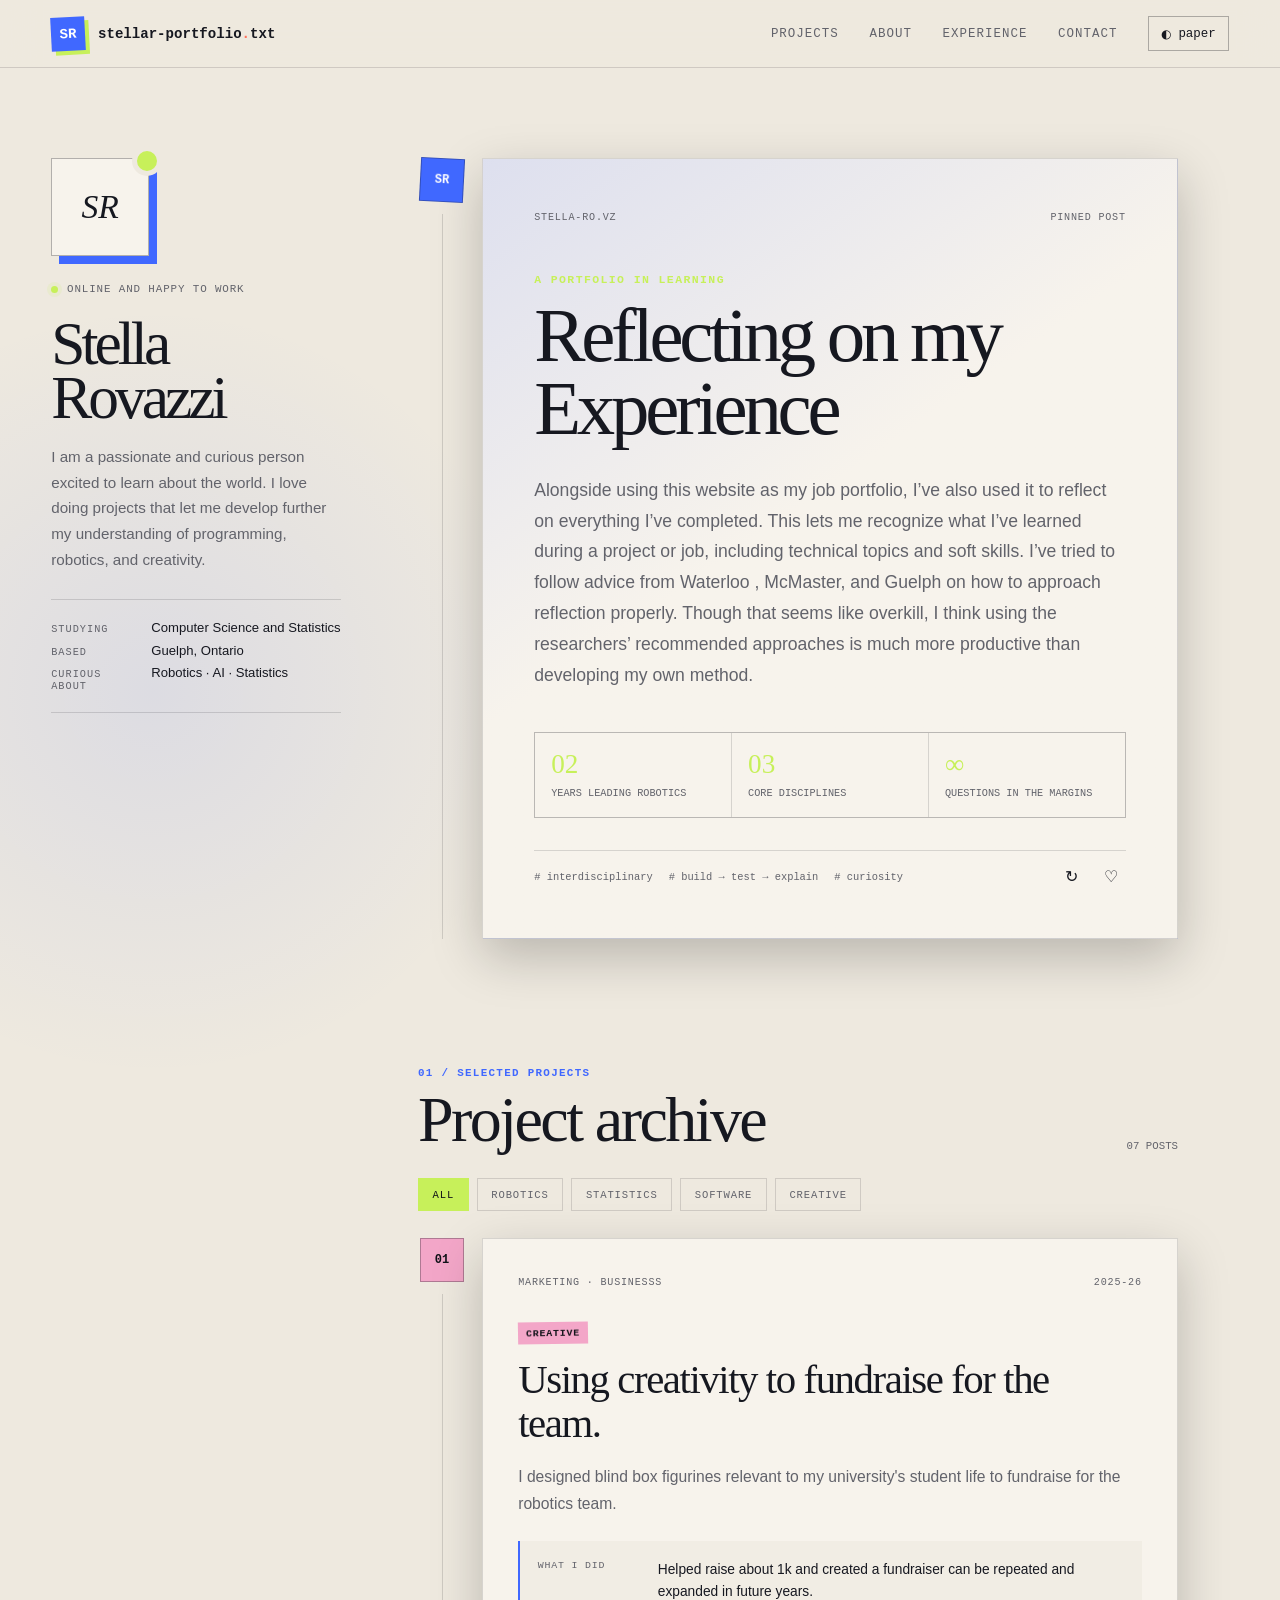
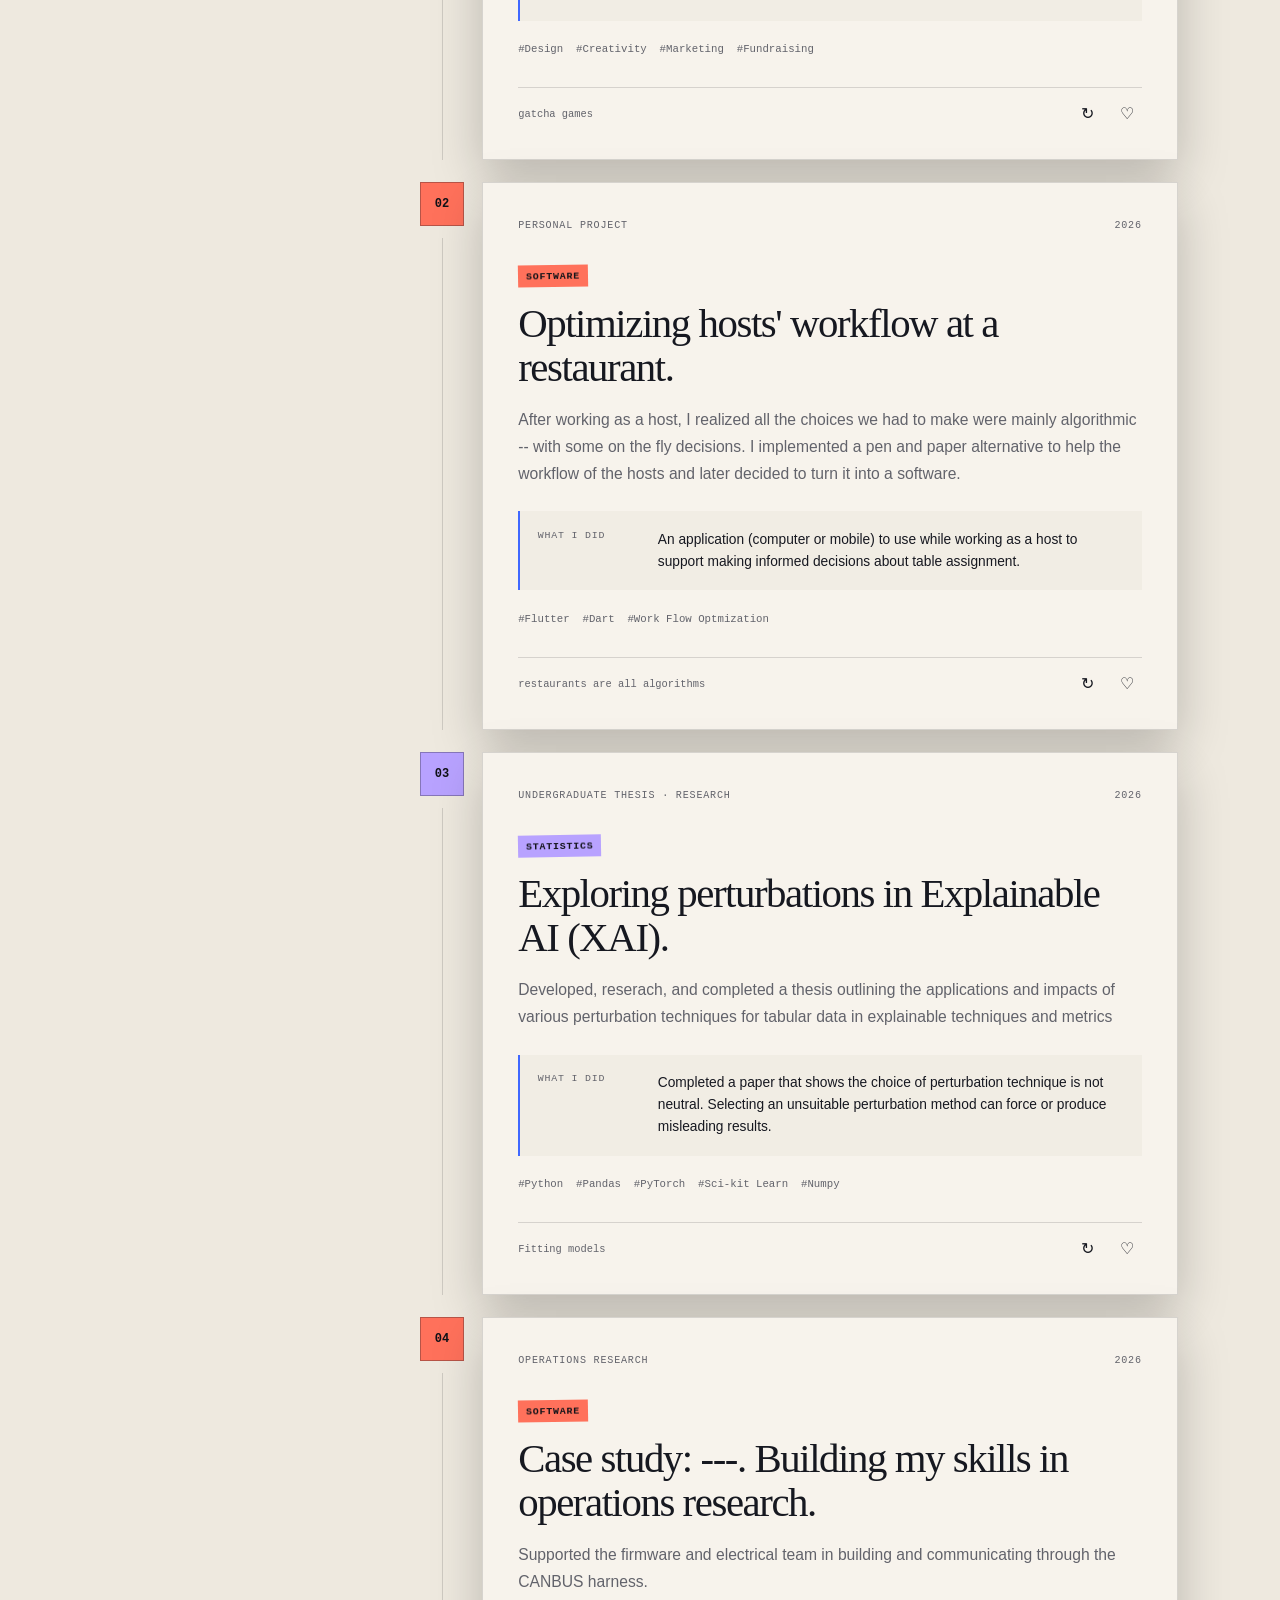
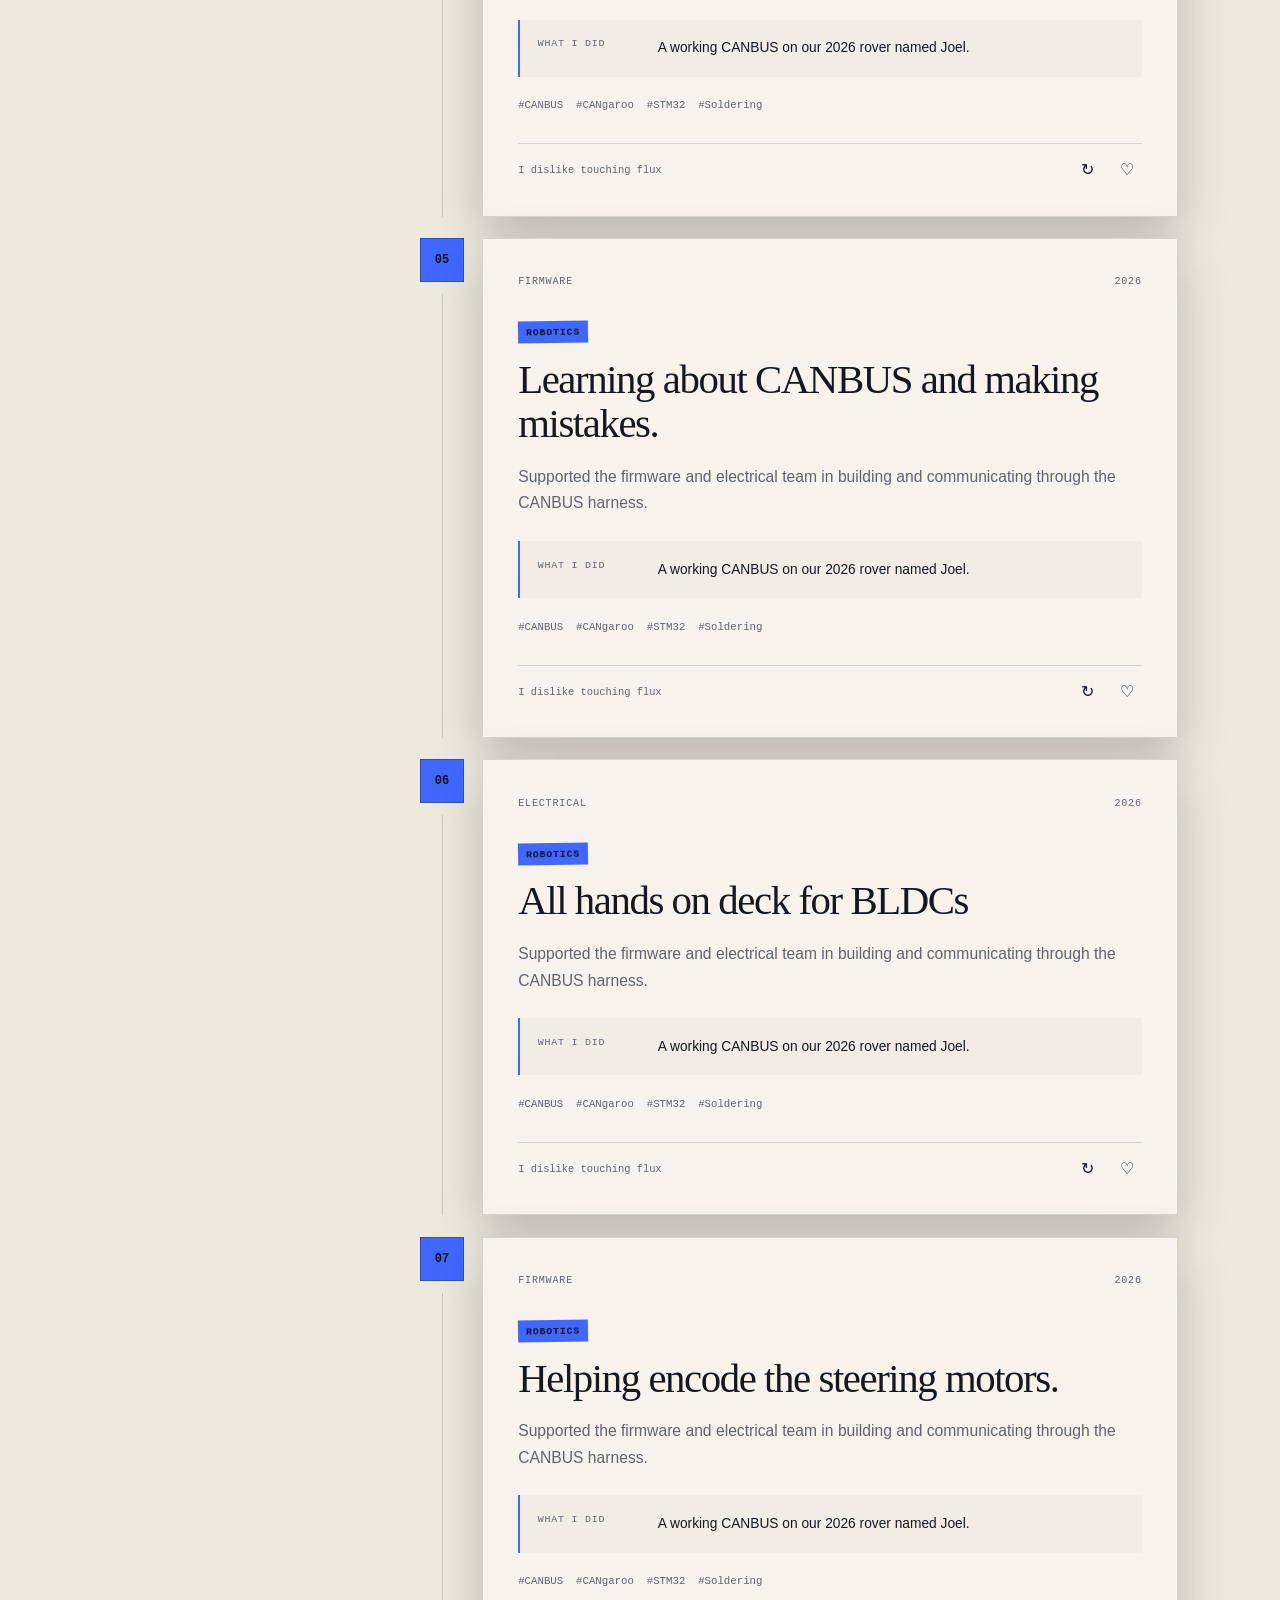
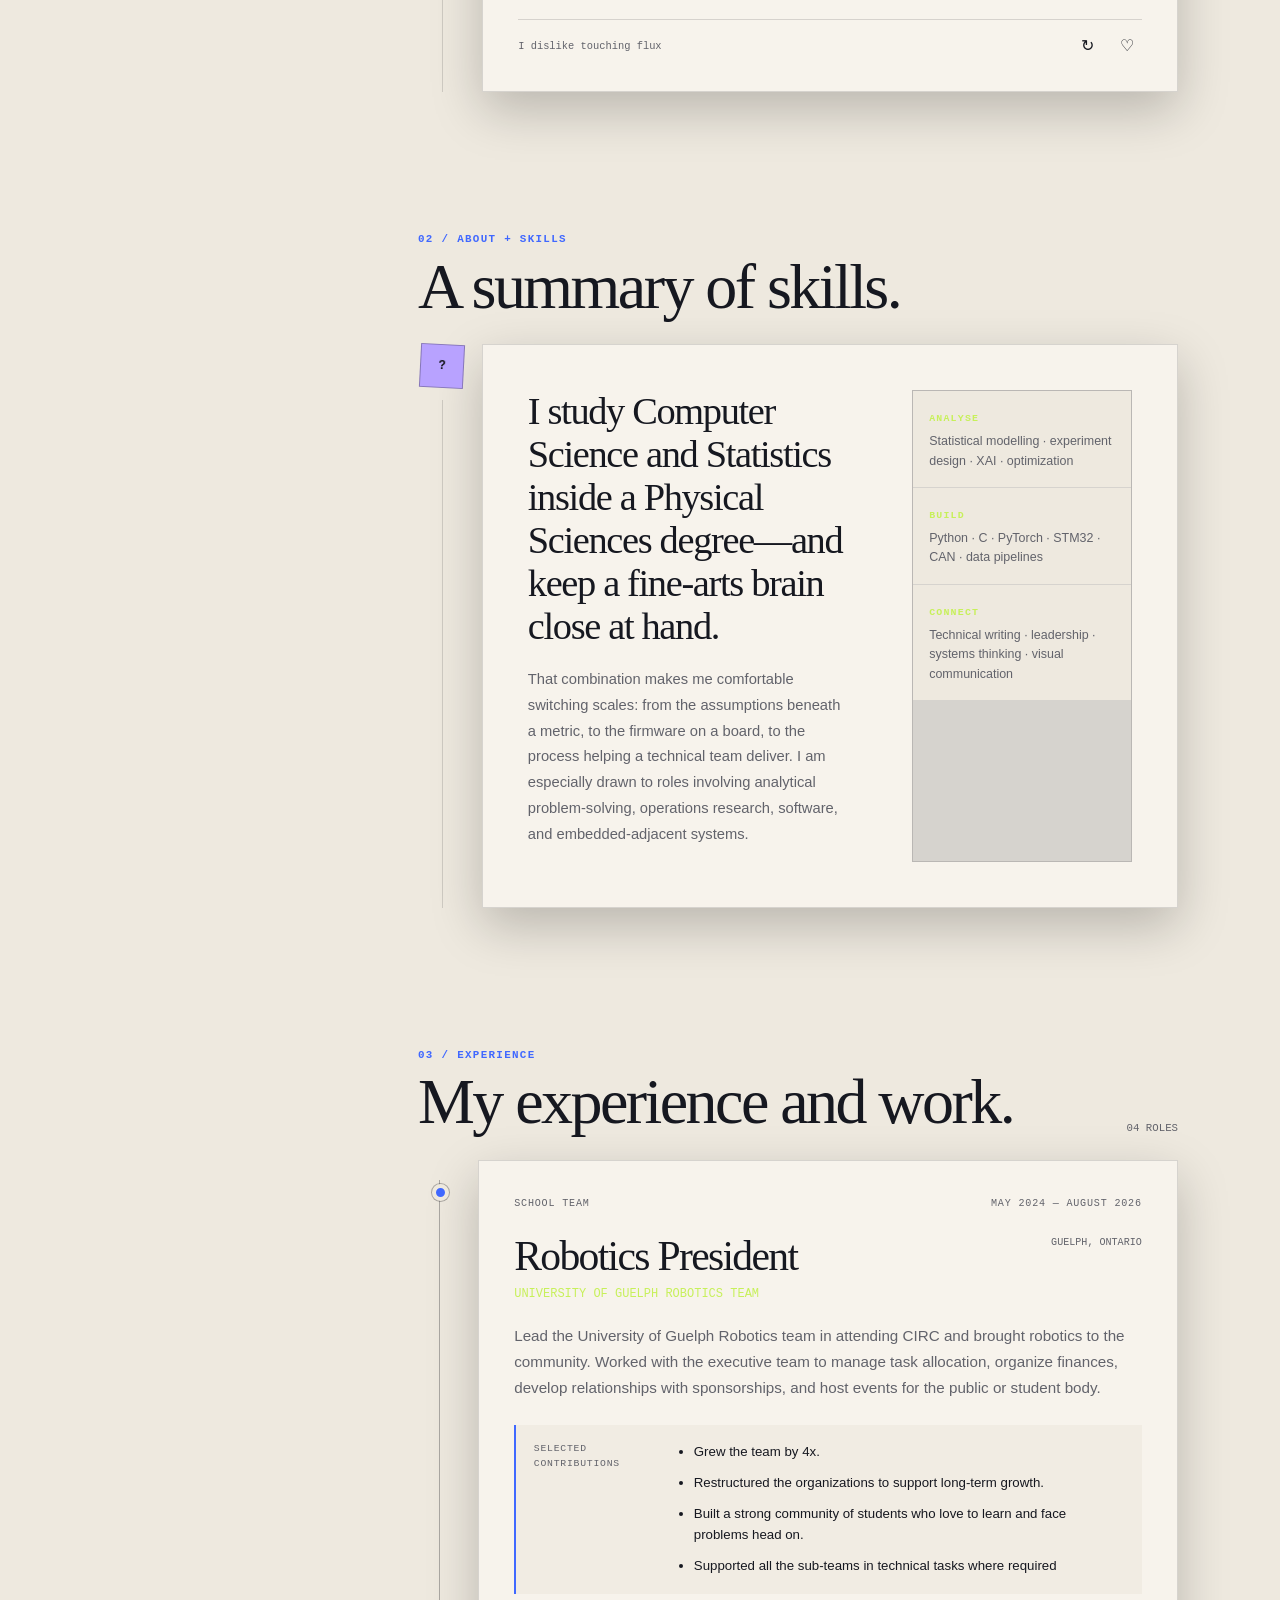
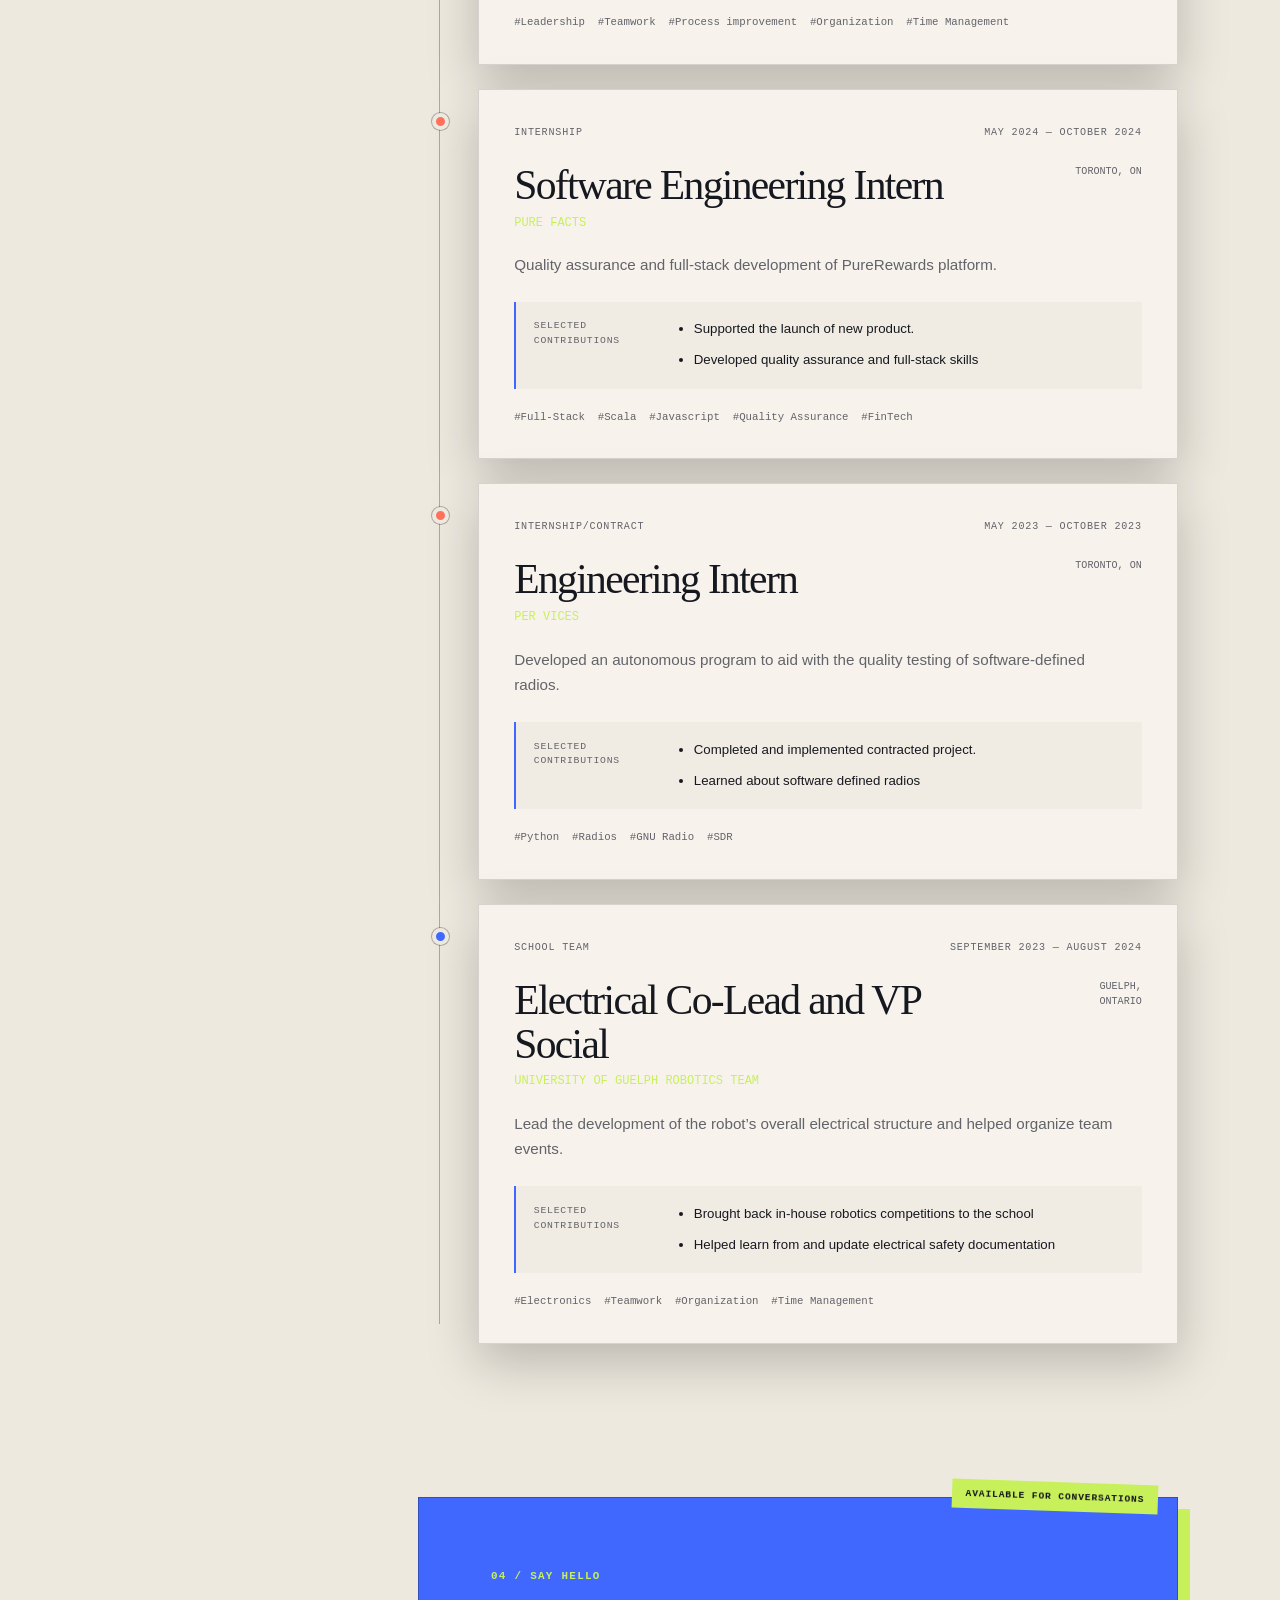
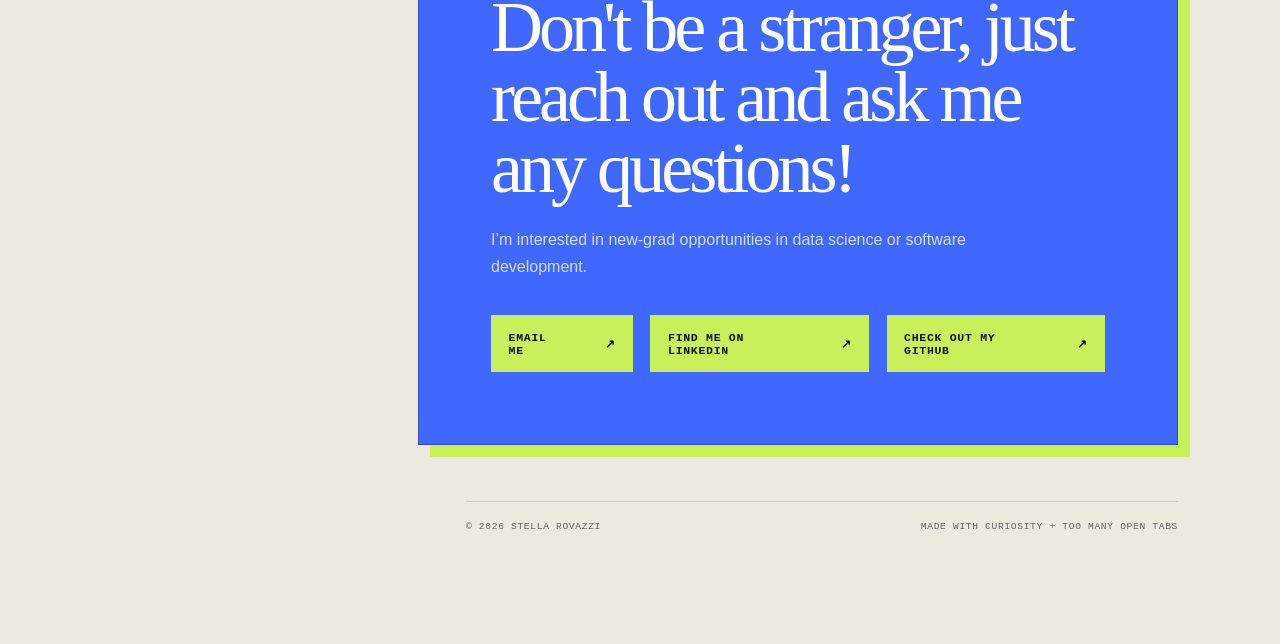
<file: index.html>
<!doctype html>
<html lang="en">
  <head>
    <meta charset="utf-8">
    <meta name="viewport" content="width=device-width, initial-scale=1">
    <meta name="description" content="Computer science, statistics, explainable AI, robotics, and embedded-systems project by Stella Rovazzi.">
    <meta property="og:title" content="Stella Rovazzi — STEM Portfolio">
    <meta property="og:description" content="Computer Science · Statistics · Robotics — selected research, software, and embedded-systems project.">
    <meta property="og:type" content="website">
    <meta property="og:image" content="og.png">
    <link rel="icon" href="images/logo.png" sizes="16x16" type="image/png">
    <title>Stella Rovazzi — STEM Portfolio</title>
    <link rel="stylesheet" href="css/styles.css">
    <script src="js/script.js" defer></script>
    <!-- These are just so I can have the project data stored elsewhere -->
    <script src="js/project-data.js" defer></script>
    <script src="js/work-data.js" defer></script>

    <script src="js/portfolio.js" defer></script>
    <script src="js/work.js" defer></script>
  </head>

  <body>
    <main class="site-shell" data-theme="paper">
      <a class="skip-link" href="#projects">Skip to selected project</a>

      <header class="topbar">
        <a class="wordmark" href="#top" aria-label="Stella Rovazzi, home">
          <span class="wordmark-mark">SR</span>
          <span>stellar-portfolio<span class="wordmark-dot">.</span>txt</span>
        </a>

        <nav class="topnav" aria-label="Primary navigation">
          <a href="#projects">projects</a>
          <a href="#about">about</a>
          <a href="#experience">experience</a>
          <a href="#contact">contact</a>
          <button class="theme-switch" id="theme-switch" type="button" aria-label="Switch to light theme">
            <span id="theme-icon" aria-hidden="true">◐</span>
            <span id="theme-label">paper</span>
          </button>
        </nav>
      </header>

      <div class="page-grid" id="top">
        <aside class="profile-column" aria-label="Profile summary">
          <div class="profile-card">
            <div class="avatar" aria-hidden="true">
              <span>SR</span>
              <i></i>
            </div>

            <div>
              <p class="status"><span></span> Online and Happy to Work</p>
              <h1>Stella<br>Rovazzi</h1>
              <p class="profile-role">
                I am a passionate and curious person excited to learn 
                    about the world. I love doing projects that let me 
                    develop further my understanding of programming, robotics, and creativity.
              </p>
            </div>

            <dl class="profile-facts">
              <div>
                <dt>studying</dt>
                <dd>Computer Science and Statistics</dd>
              </div>
              <div>
                <dt>based</dt>
                <dd>Guelph, Ontario</dd>
              </div>
              <div>
                <dt>curious about</dt>
                <dd> Robotics · AI · Statistics</dd>
              </div>
            </dl>

            <!-- <button class="copy-button" id="copy-intro" type="button">
              <span aria-hidden="true">↗</span>
              <span id="copy-label">Copy short intro</span>
            </button> -->
          </div>
<!-- 
          <div class="sidebar-note" aria-label="Current interests">
            <p class="handwritten">currently thinking about</p>
            <p>
              How to make complex systems more understandable—whether the
              system is a neural netproject, a motor controller, or a team.
            </p>
          </div> -->

          <!-- <div class="tiny-links" aria-label="Page shortcuts">
            <a href="#projects">01 / selected projects</a>
            <a href="#about">02 / experience</a>
            <a href="#contact">03 / say hello</a>
          </div> -->
        </aside>

        
        <section class="feed" aria-label="Portfolio feed">
          <article class="post intro-post">
            <div class="post-rail">
              <span class="rail-avatar">SR</span>
              <span class="rail-line"></span>
            </div>
            <div class="post-body">
              <div class="post-meta">
                <span>stella-ro.vz</span>
                <span>pinned post</span>
              </div>
              <p class="kicker">A portfolio in learning</p>
              <h2>Reflecting on my Experience</h2>
              <p class="intro-copy">
               Alongside using this website as my job portfolio, I’ve also used 
               it to reflect on everything I’ve completed. This lets me recognize 
               what I’ve learned during a project or job, including technical topics 
               and soft skills. I’ve tried to follow advice from 
               <a href="https://uwaterloo.ca/centre-for-teaching-excellence/resources/reflection-framework-and-prompts">
               Waterloo </a>,
              <a href="https://www.eng.mcmaster.ca/faculty-staff/faculty-staff-resources/instructor-reflection-toolkit/">
               McMaster</a>, 

               and 
               <a href="https://otl.uoguelph.ca/teaching-assessment-resources/critical-reflection">
               Guelph</a>
                on how to approach reflection properly. Though that seems 
               like overkill, I think using the researchers’ recommended approaches 
               is much more productive than developing my own method. 
              </p>
              <div class="intro-stats" aria-label="Quick facts">
                <div><strong>02</strong><span>years leading robotics</span></div>
                <div><strong>03</strong><span>core disciplines</span></div>
                <div><strong>∞</strong><span>questions in the margins</span></div>
              </div>
              <div class="post-actions" aria-hidden="true">
                <span># interdisciplinary</span>
                <span># build → test → explain</span>
                <span># curiosity</span>
                <span class="action-symbols">↻ ♡</span>
              </div>
            </div>
          </article>

          
          <section class="project-section" id="projects" aria-labelledby="project-title">
            <div class="section-heading">
              <div>
                <p class="section-index">01 / SELECTED PROJECTS</p>
                <h2 id="project-title">Project archive</h2>
              </div>
              <span class="archive-count" id="archive-count">04 posts</span>
            </div>

            <div class="filters" role="group" aria-label="Filter projects">
              <button type="button" class="active" data-filter="All" aria-pressed="true">All</button>
              <button type="button" data-filter="Robotics" aria-pressed="false">Robotics</button>
              <button type="button" data-filter="Statistics" aria-pressed="false">Statistics</button>
              <button type="button" data-filter="Software" aria-pressed="false">Software</button>
              <button type="button" data-filter="Creative" aria-pressed="false">Creative</button>
            </div>

            <div
                class="project-list"
                id="project-list"
                aria-live="polite"
              ></div>
          </section>

            <section class="about-section" id="about" aria-labelledby="about-title">
            <div class="section-heading">
              <div>
                <p class="section-index">02 / ABOUT + SKILLS</p>
                <h2 id="about-title">A summary of skills.</h2>
              </div>
            </div>

            <article class="post text-post">
              <div class="post-rail">
                <span class="rail-avatar about-avatar">?</span>
                <span class="rail-line"></span>
              </div>
              <div class="post-body">
                <div class="about-grid">
                  <div class="about-copy">
                    <p class="large-serif">
                      I study Computer Science and Statistics inside a Physical
                      Sciences degree—and keep a fine-arts brain close at hand.
                    </p>
                    <p>
                      That combination makes me comfortable switching scales:
                      from the assumptions beneath a metric, to the firmware on
                      a board, to the process helping a technical team deliver.
                      I am especially drawn to roles involving analytical
                      problem-solving, operations research, software, and
                      embedded-adjacent systems.
                    </p>
                  </div>

                  <div class="skill-board" aria-label="Skills">
                    <div>
                      <span>analyse</span>
                      <p>Statistical modelling · experiment design · XAI · optimization</p>
                    </div>
                    <div>
                      <span>build</span>
                      <p>Python · C · PyTorch · STM32 · CAN · data pipelines</p>
                    </div>
                    <div>
                      <span>connect</span>
                      <p>Technical writing · leadership · systems thinking · visual communication</p>
                    </div>
                  </div>
                </div>

                <!-- <div class="timeline" aria-label="Education and leadership timeline">
                  <div>
                    <time>Now</time>
                    <p><strong>Physical Sciences</strong><span>University of Guelph · CS + Statistics focus</span></p>
                  </div>
                  <div>
                    <time>2024—26</time>
                    <p><strong>President</strong><span>University of Guelph Robotics Team</span></p>
                  </div>
                  <div>
                    <time>Next</time>
                    <p><strong>Evidence-led project</strong><span>Data, OR, software, or embedded-adjacent</span></p>
                  </div>
                </div> -->
              </div>
            </article>
          </section>

        <section
          class="experience-section"
          id="experience"
          aria-labelledby="experience-title"
        >
          <div class="section-heading">
            <div>
              <p class="section-index">03 / EXPERIENCE</p>
              <h2 id="experience-title">My experience and work.</h2>
            </div>

            <span class="archive-count" id="experience-count">
              00 roles
            </span>
          </div>

          <!-- work.js inserts the timeline entries here -->
          <div
            class="work-timeline"
            id="work-timeline"
            aria-live="polite"
          ></div>

          <!--  This is for when I need to make it actually look like i did things -->
          <!-- <a
            class="work-entry work-entry--archive"
            href="archived-experience.html"
          >
            <div class="work-entry__rail">
              <span
                class="work-entry__marker cobalt"
                aria-hidden="true"
                        ></span>
            </div>

        <div class="work-entry__card archive-card">
          <div>
            <span class="archive-card__eyebrow">
              Earlier roles
            </span>

            <h3>Archived experience</h3>
          </div>

          <span class="archive-card__arrow" aria-hidden="true">
            ↗
          </span>
        </div>
        </a> -->
        </section>

          <section class="contact-section" id="contact" aria-labelledby="contact-title">
            <div class="contact-tape" aria-hidden="true">AVAILABLE FOR CONVERSATIONS</div>
            <p class="section-index">04 / SAY HELLO</p>
            <h2 id="contact-title">Don't be a stranger, just reach out and ask me any questions!</h2>
            <p>
              I’m interested in new-grad opportunities in data science or software development.
            </p>
            <div class="contact-actions">
              <a href="mailto:srovazzi@uoguelph.ca?subject=Portfolio%20conversation">
                Email me <span aria-hidden="true">↗</span>
              </a>
              
              <a href="https://www.linkedin.com/in/stella-rovazzi/">
                Find Me on Linkedin <span aria-hidden="true">↗</span>
              </a>

              <a href="https://github.com/stellaPsyduck/">
                Check Out my Github <span aria-hidden="true">↗</span>
              </a>
            </div>

          </section>

          <footer>
            <span>© 2026 Stella Rovazzi</span>
            <span>made with curiosity + too many open tabs</span>
          </footer>
        </section>
      </div>
    </main>
  </body>
</html>
</file>
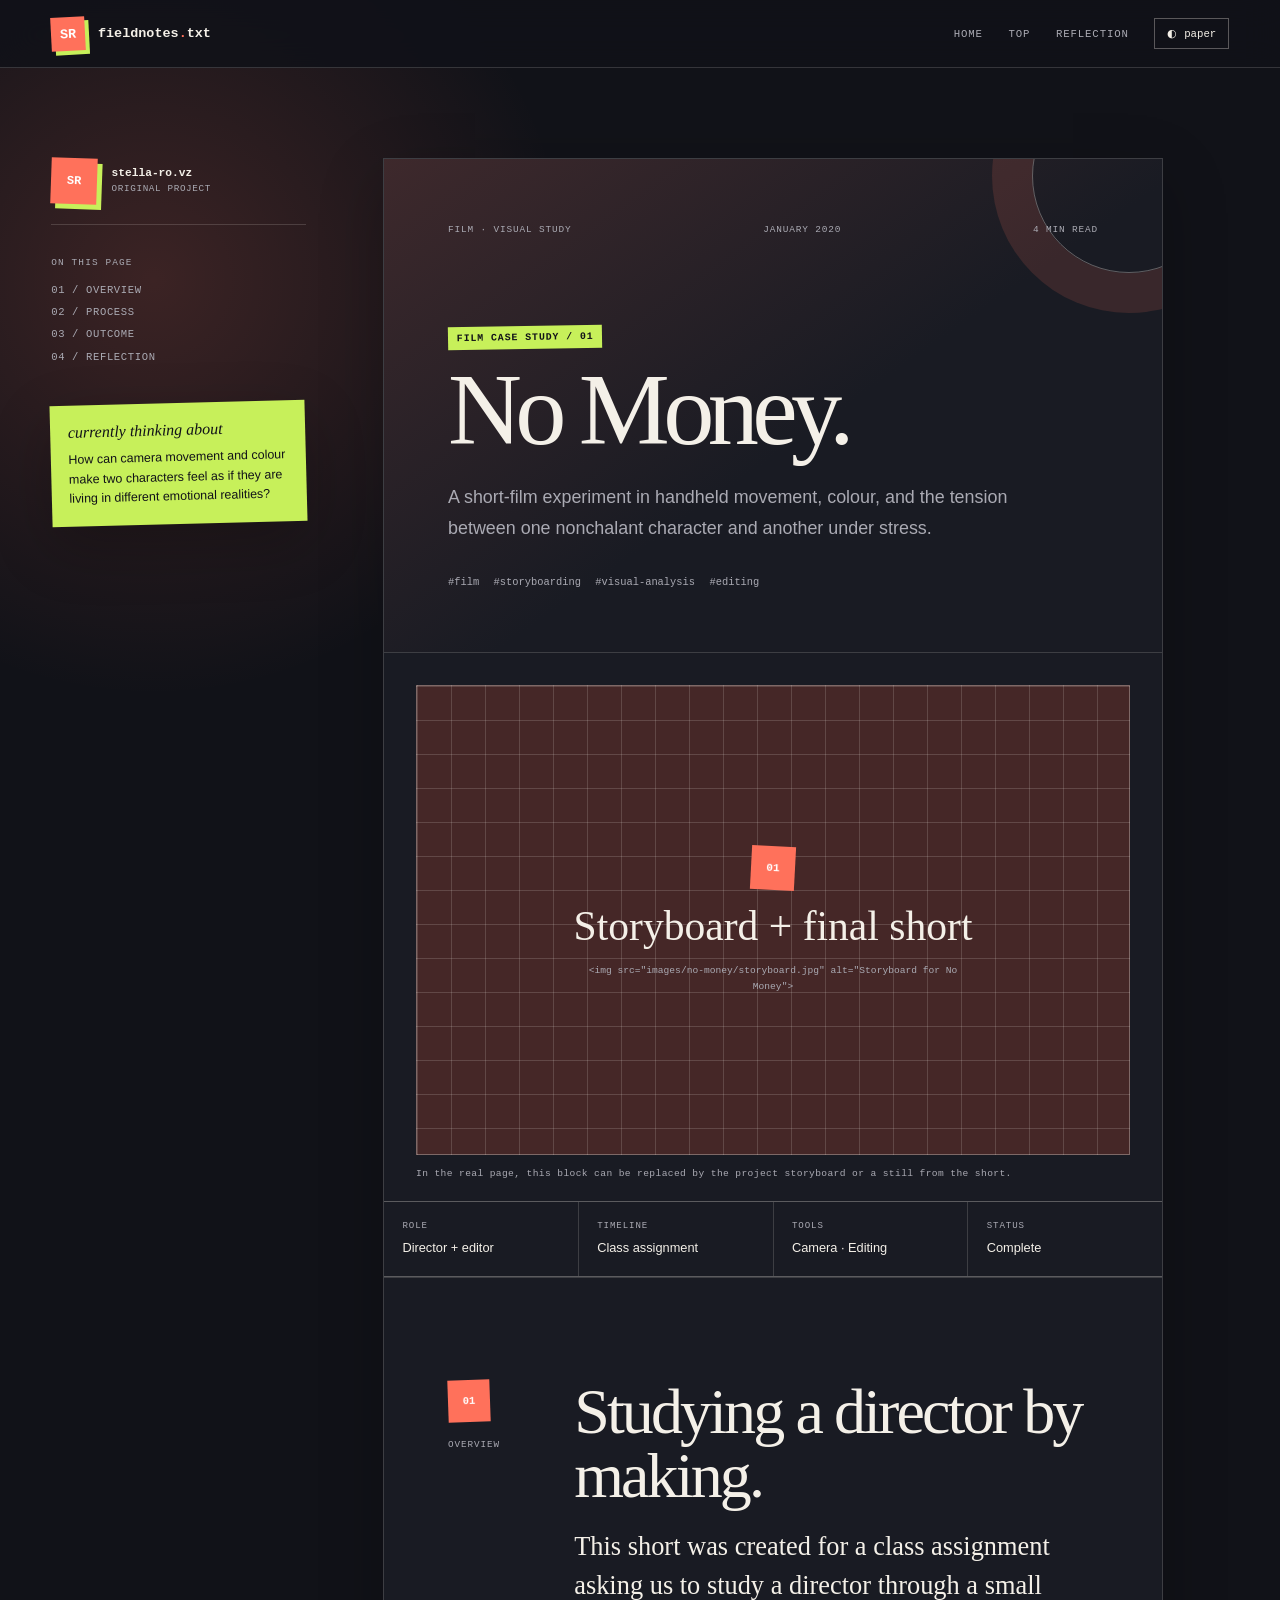
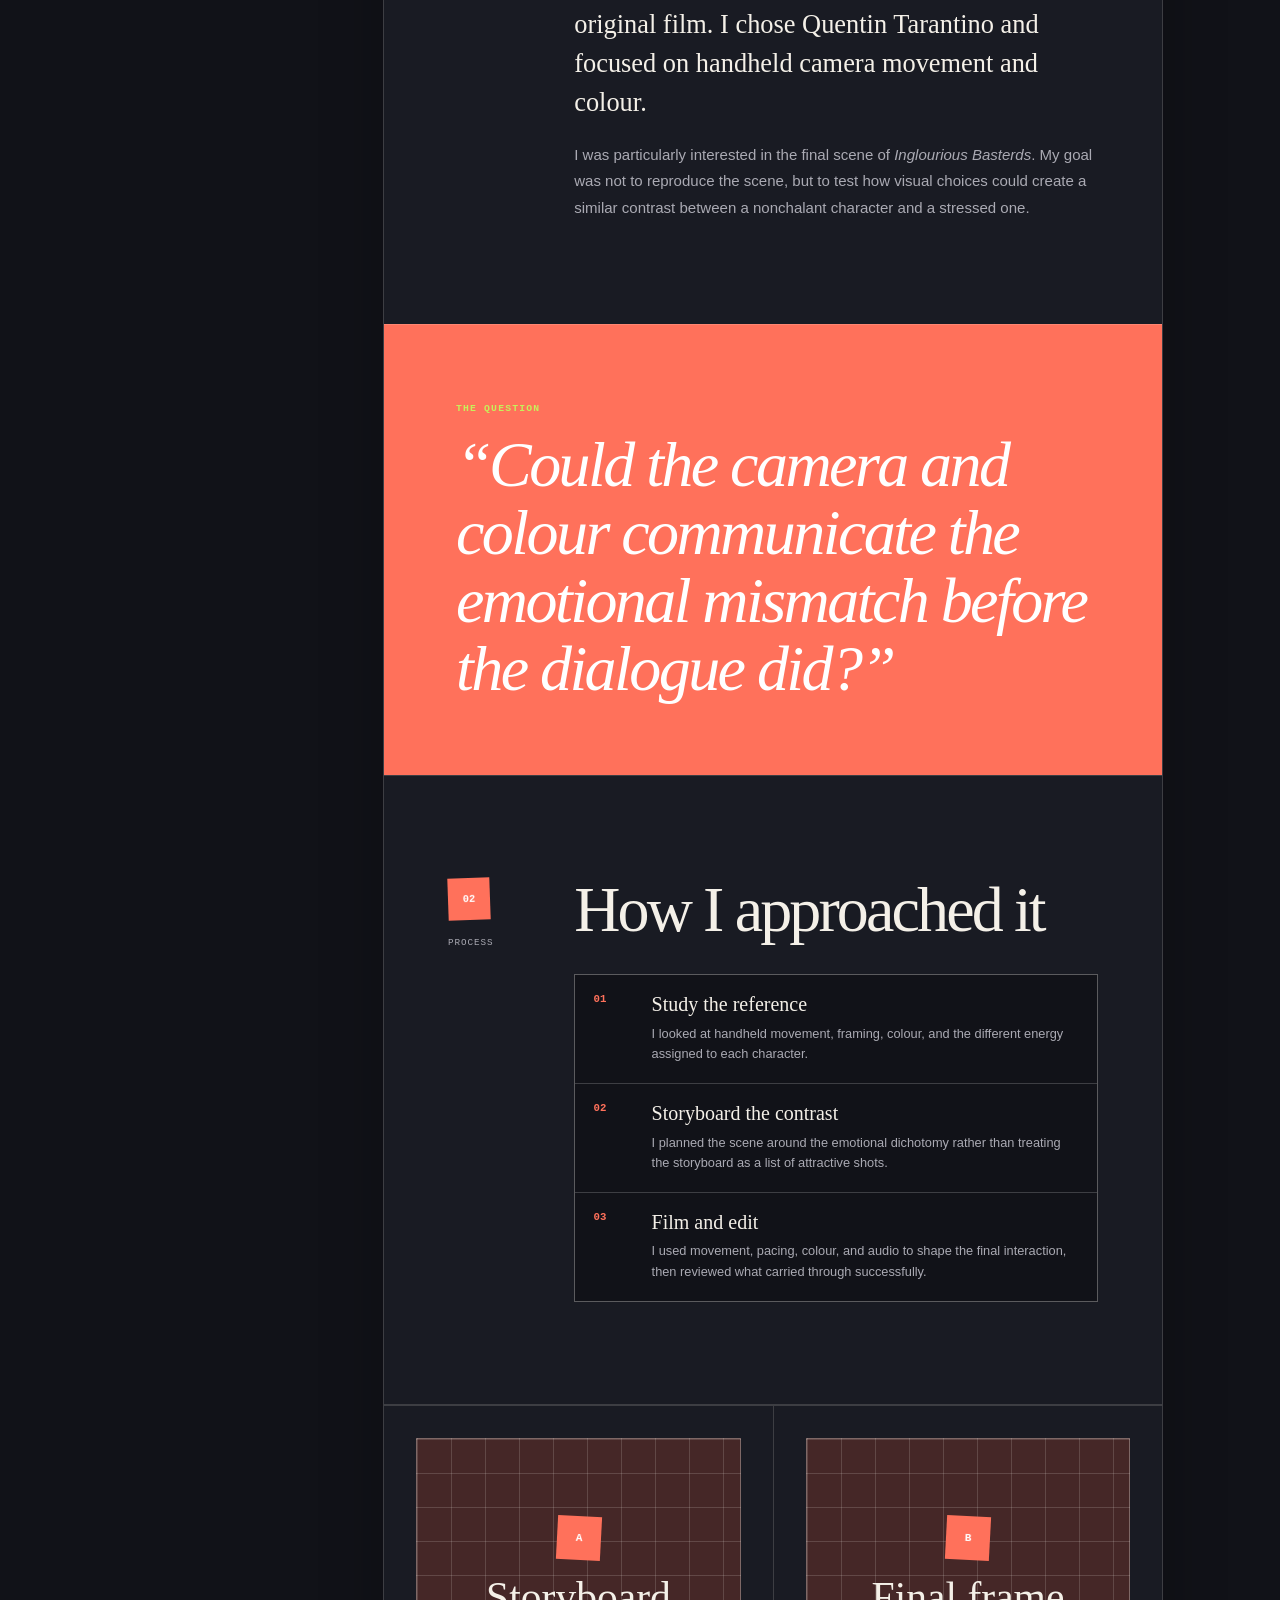
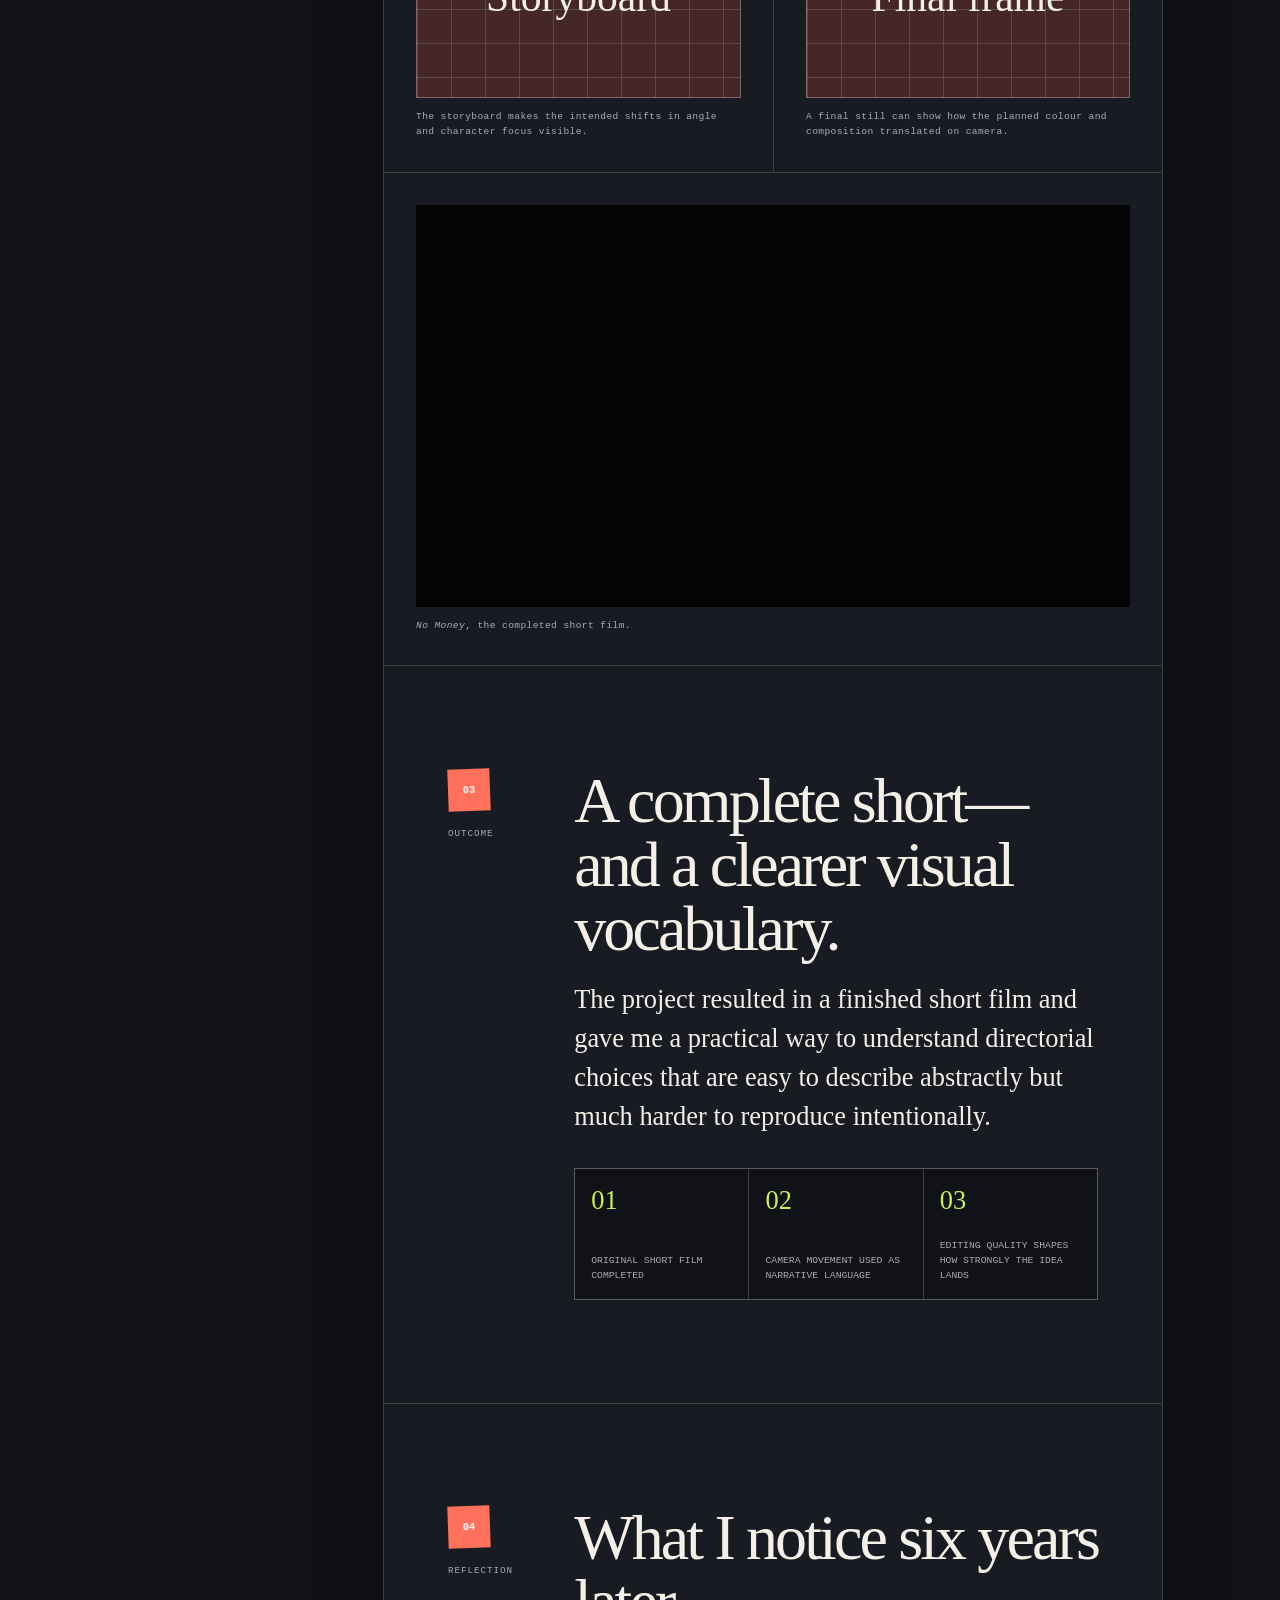
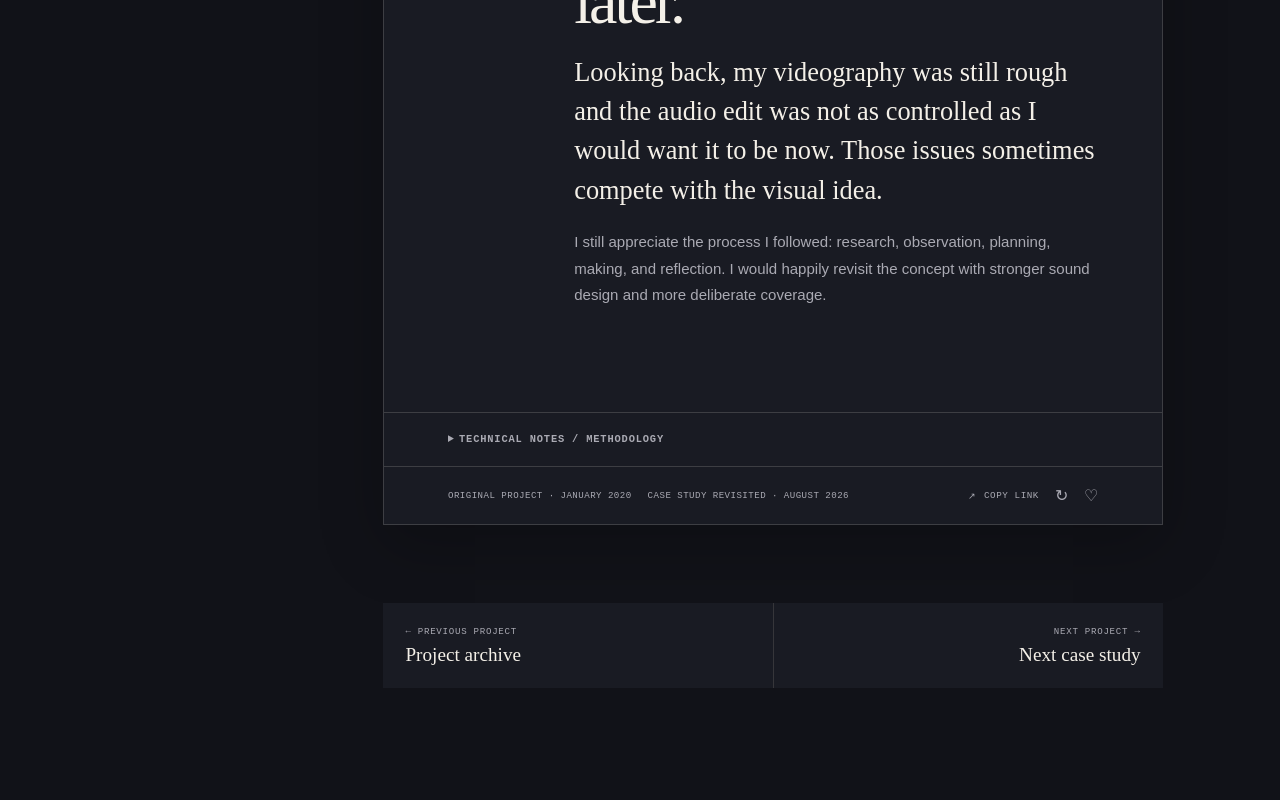
<file: projects/film-case-study-example.html>
<!doctype html>
<html lang="en">
  <head>
    <meta charset="utf-8">
    <meta name="viewport" content="width=device-width, initial-scale=1">

    <!-- EDIT: Browser and sharing information. -->
    <title>No Money — Film Case Study by Stella Rovazzi</title>
    <meta name="description" content="A short-film case study exploring handheld camera movement, colour, and tonal contrast through a Tarantino-inspired class project.">
    <meta property="og:title" content="No Money — Film Case Study by Stella Rovazzi">
    <meta property="og:description" content="A short-film case study exploring handheld camera movement, colour, and tonal contrast.">
    <meta property="og:type" content="article">
    <!-- Optional when hosted: <meta property="og:image" content="https://your-site.com/images/project-cover.jpg"> -->

    <link rel="stylesheet" href="../css/project-post.css">
    <script src="../js/project-post.js" defer></script>
  </head>

  <!--
    EDIT: Change the accent per project with one hex colour.
    Good examples: #4068ff (blue), #ff715b (coral), #b8a2ff (violet).
  -->
  <body style="--project-accent: #ff715b;">
    <div class="reading-progress" aria-hidden="true">
      <span id="reading-progress-bar"></span>
    </div>

    <header class="site-header">
      <!-- EDIT: Change href to the location of your portfolio homepage. -->
      <a class="site-brand" href="../index.html" aria-label="Home">
        <span class="site-brand__mark">SR</span>
        <span>fieldnotes<span class="accent-dot">.</span>txt</span>
      </a>

      <nav class="site-nav" aria-label="Project page navigation">
        <a href="../index.html">Home</a>
        <a href="#project-start">top</a>
        <a href="#reflection">reflection</a>
        <button class="theme-toggle" id="theme-toggle" type="button" aria-label="Switch to light theme">
          <span id="theme-icon" aria-hidden="true">◐</span>
          <span id="theme-label">paper</span>
        </button>
      </nav>
    </header>

    <main class="page-shell" id="project-start">
      <aside class="post-sidebar" aria-label="Project post information">
        <div class="author-block">
          <span class="author-avatar" aria-hidden="true">SR</span>
          <div>
            <strong>stella-ro.vz</strong>
            <span>original project</span>
          </div>
        </div>

        <nav class="post-contents" aria-label="On this page">
          <p>on this page</p>
          <a href="#overview">01 / overview</a>
          <a href="#process">02 / process</a>
          <a href="#outcome">03 / outcome</a>
          <a href="#reflection">04 / reflection</a>
        </nav>

        <div class="sidebar-note">
          <span>currently thinking about</span>
          <!-- EDIT: One interesting question raised by this project. -->
          <p>How can camera movement and colour make two characters feel as if they are living in different emotional realities?</p>
        </div>
      </aside>

      <article class="tumblr-post">
        <header class="post-header">
          <div class="post-kicker">
            <!-- EDIT: Project category, date, and approximate reading time. -->
            <span>Film · Visual study</span>
            <span>January 2020</span>
            <span>4 min read</span>
          </div>

          <!-- EDIT: Main project title and short positioning statement. -->
          <p class="post-type">film case study / 01</p>
          <h1>No Money.</h1>
          <p class="post-deck">
            A short-film experiment in handheld movement, colour, and the
            tension between one nonchalant character and another under stress.
          </p>

          <ul class="tag-list" aria-label="Project tags">
            <!-- EDIT: Duplicate or remove tags as needed. -->
            <li>#film</li>
            <li>#storyboarding</li>
            <li>#visual-analysis</li>
            <li>#editing</li>
          </ul>
        </header>

        <!-- OPTIONAL COMPONENT: Replace this placeholder with an image. -->
        <figure class="post-media post-media--hero">
          <div class="media-placeholder" role="img" aria-label="Project cover image placeholder">
            <span>01</span>
            <strong>Storyboard + final short</strong>
            <small>&lt;img src="images/no-money/storyboard.jpg" alt="Storyboard for No Money"&gt;</small>
          </div>
          <figcaption>In the real page, this block can be replaced by the project storyboard or a still from the short.</figcaption>
        </figure>

        <!-- COMPONENT: At-a-glance facts. Keep two to four items. -->
        <dl class="fact-grid">
          <div>
            <dt>role</dt>
            <dd>Director + editor</dd>
          </div>
          <div>
            <dt>timeline</dt>
            <dd>Class assignment</dd>
          </div>
          <div>
            <dt>tools</dt>
            <dd>Camera · Editing</dd>
          </div>
          <div>
            <dt>status</dt>
            <dd>Complete</dd>
          </div>
        </dl>

        <section class="post-section" id="overview">
          <div class="section-label">
            <span>01</span>
            <p>Overview</p>
          </div>
          <div class="section-content">
            <h2>Studying a director by making.</h2>
            <!-- EDIT: Two or three short paragraphs are easier to scan than one long block. -->
            <p class="lead">
              This short was created for a class assignment asking us to study
              a director through a small original film. I chose Quentin
              Tarantino and focused on handheld camera movement and colour.
            </p>
            <p>
              I was particularly interested in the final scene of
              <em>Inglourious Basterds</em>. My goal was not to reproduce the
              scene, but to test how visual choices could create a similar
              contrast between a nonchalant character and a stressed one.
            </p>
          </div>
        </section>

        <!-- OPTIONAL COMPONENT: A highlighted research or design question. -->
        <blockquote class="pull-quote">
          <span>the question</span>
          <p>“Could the camera and colour communicate the emotional mismatch before the dialogue did?”</p>
        </blockquote>

        <section class="post-section" id="process">
          <div class="section-label">
            <span>02</span>
            <p>Process</p>
          </div>
          <div class="section-content">
            <h2>How I approached it</h2>

            <!-- COMPONENT: Numbered process. Duplicate or remove steps. -->
            <ol class="process-list">
              <li>
                <span>01</span>
                <div>
                  <h3>Study the reference</h3>
                  <p>I looked at handheld movement, framing, colour, and the different energy assigned to each character.</p>
                </div>
              </li>
              <li>
                <span>02</span>
                <div>
                  <h3>Storyboard the contrast</h3>
                  <p>I planned the scene around the emotional dichotomy rather than treating the storyboard as a list of attractive shots.</p>
                </div>
              </li>
              <li>
                <span>03</span>
                <div>
                  <h3>Film and edit</h3>
                  <p>I used movement, pacing, colour, and audio to shape the final interaction, then reviewed what carried through successfully.</p>
                </div>
              </li>
            </ol>
          </div>
        </section>

        <!-- OPTIONAL COMPONENT: Two-image gallery. Replace each placeholder with a figure/img. -->
        <div class="media-grid" aria-label="Project image gallery">
          <figure class="post-media">
            <div class="media-placeholder media-placeholder--small" role="img" aria-label="Process image placeholder">
              <span>A</span>
              <strong>Storyboard</strong>
            </div>
            <figcaption>The storyboard makes the intended shifts in angle and character focus visible.</figcaption>
          </figure>
          <figure class="post-media">
            <div class="media-placeholder media-placeholder--small" role="img" aria-label="Result image placeholder">
              <span>B</span>
              <strong>Final frame</strong>
            </div>
            <figcaption>A final still can show how the planned colour and composition translated on camera.</figcaption>
          </figure>
        </div>

        <!-- OPTIONAL COMPONENT: Responsive YouTube/Vimeo embed. Replace src and title. -->
        <figure class="post-media">
          <div class="video-frame">
            <iframe
              src="https://www.youtube.com/embed/O9DYApaLEDg"
              title="No Money short film"
              loading="lazy"
              allow="accelerometer; autoplay; clipboard-write; encrypted-media; gyroscope; picture-in-picture; web-share"
              allowfullscreen>
            </iframe>
          </div>
          <figcaption><em>No Money</em>, the completed short film.</figcaption>
        </figure>

        <section class="post-section" id="outcome">
          <div class="section-label">
            <span>03</span>
            <p>Outcome</p>
          </div>
          <div class="section-content">
            <h2>A complete short—and a clearer visual vocabulary.</h2>
            <p class="lead">
              The project resulted in a finished short film and gave me a
              practical way to understand directorial choices that are easy to
              describe abstractly but much harder to reproduce intentionally.
            </p>

            <!-- OPTIONAL COMPONENT: Result cards. -->
            <div class="result-grid">
              <div>
                <strong>01</strong>
                <span>Original short film completed</span>
              </div>
              <div>
                <strong>02</strong>
                <span>Camera movement used as narrative language</span>
              </div>
              <div>
                <strong>03</strong>
                <span>Editing quality shapes how strongly the idea lands</span>
              </div>
            </div>
          </div>
        </section>

        <section class="post-section" id="reflection">
          <div class="section-label">
            <span>04</span>
            <p>Reflection</p>
          </div>
          <div class="section-content">
            <h2>What I notice six years later.</h2>
            <p class="lead">
              Looking back, my videography was still rough and the audio edit
              was not as controlled as I would want it to be now. Those issues
              sometimes compete with the visual idea.
            </p>
            <p>
              I still appreciate the process I followed: research, observation,
              planning, making, and reflection. I would happily revisit the
              concept with stronger sound design and more deliberate coverage.
            </p>
          </div>
        </section>

        <!-- OPTIONAL COMPONENT: Expandable technical details. -->
        <details class="technical-note">
          <summary>Technical notes / methodology</summary>
          <div>
            <p>
              The reference study focused on handheld camera motion, colour,
              and the tonal contrast between characters. This was an exercise
              in interpreting those choices, not recreating Tarantino’s scene.
            </p>
          </div>
        </details>

        <footer class="post-footer">
          <div class="post-footer__meta">
            <span>original project · January 2020</span>
            <span>case study revisited · August 2026</span>
          </div>
          <div class="post-footer__actions">
            <button class="copy-link" type="button">
              <span aria-hidden="true">↗</span>
              <span>copy link</span>
            </button>
            <span aria-hidden="true">↻</span>
            <span aria-hidden="true">♡</span>
          </div>
        </footer>
      </article>

      <!-- EDIT: Point these links to the adjacent project pages. -->
      <nav class="project-pagination" aria-label="Other projects">
        <a href="#">
          <span>← previous project</span>
          <strong>Project archive</strong>
        </a>
        <a href="#">
          <span>next project →</span>
          <strong>Next case study</strong>
        </a>
      </nav>
    </main>
  </body>
</html>
</file>
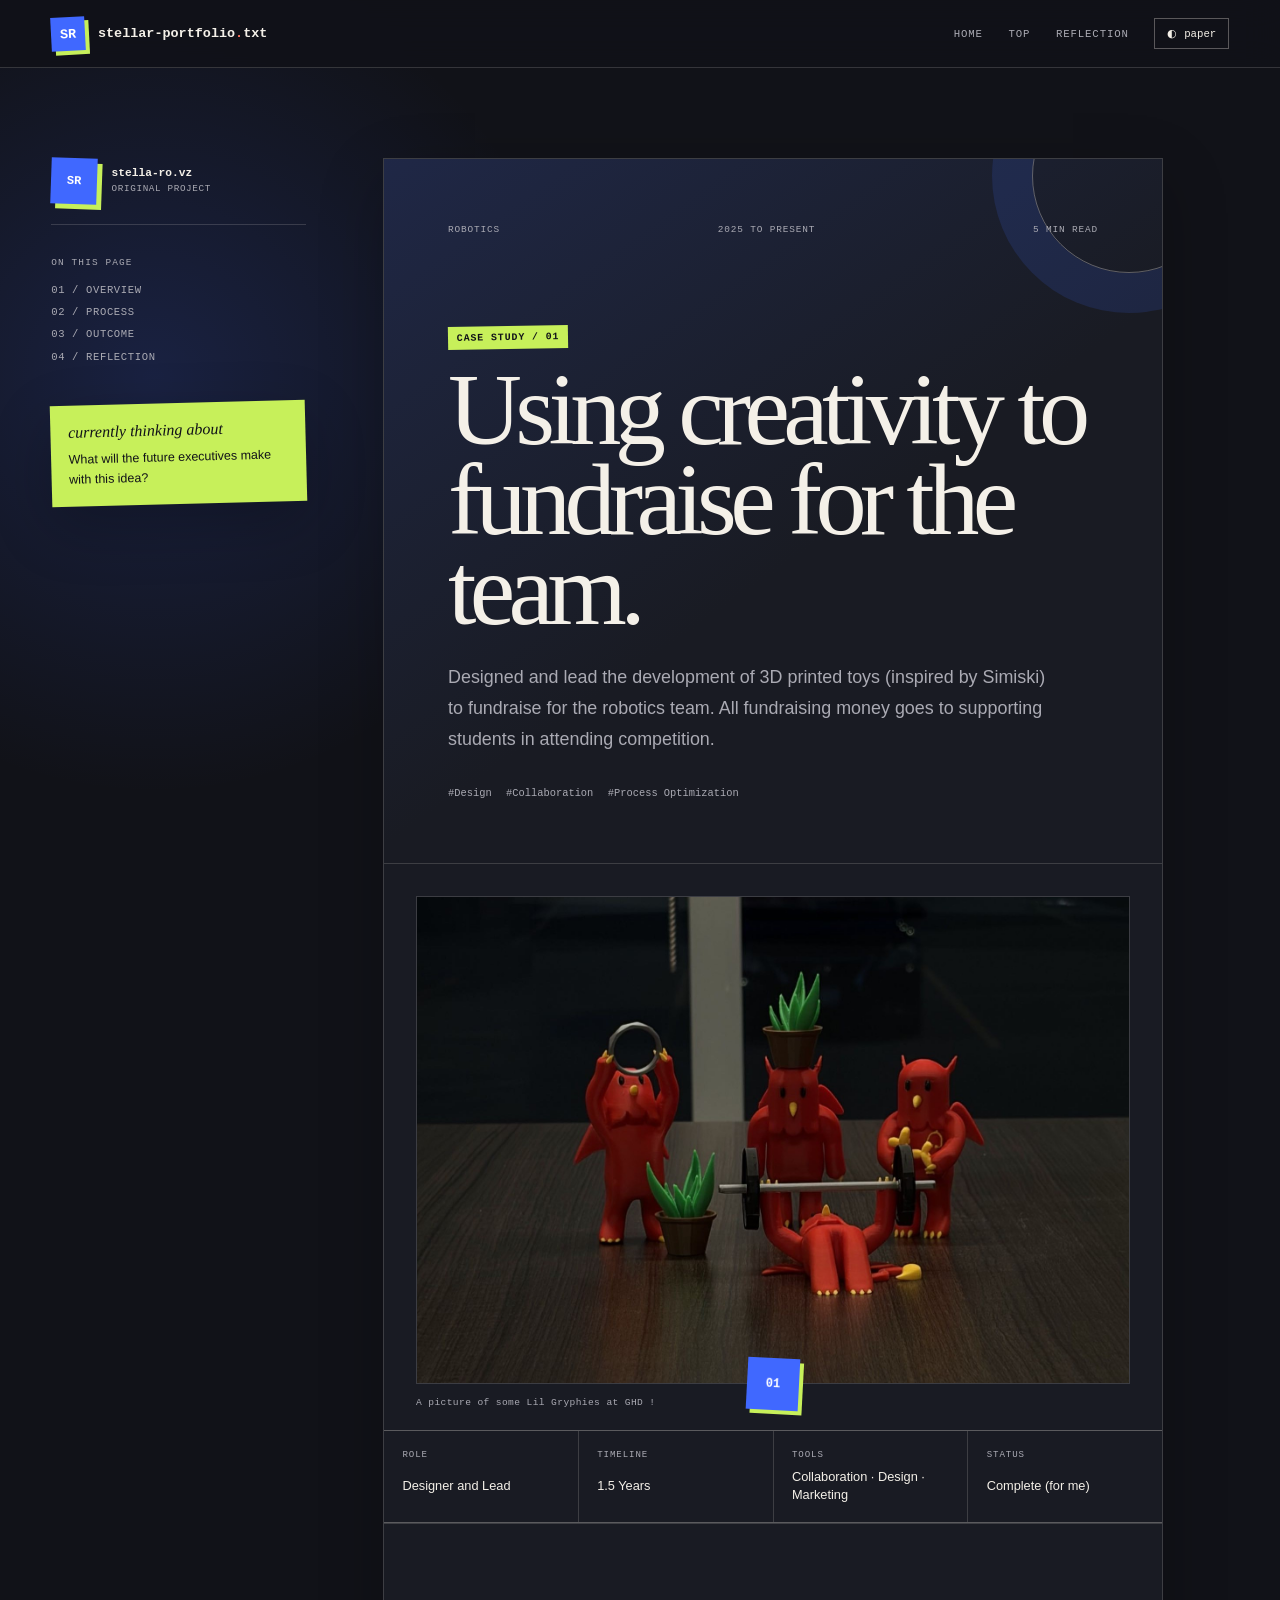
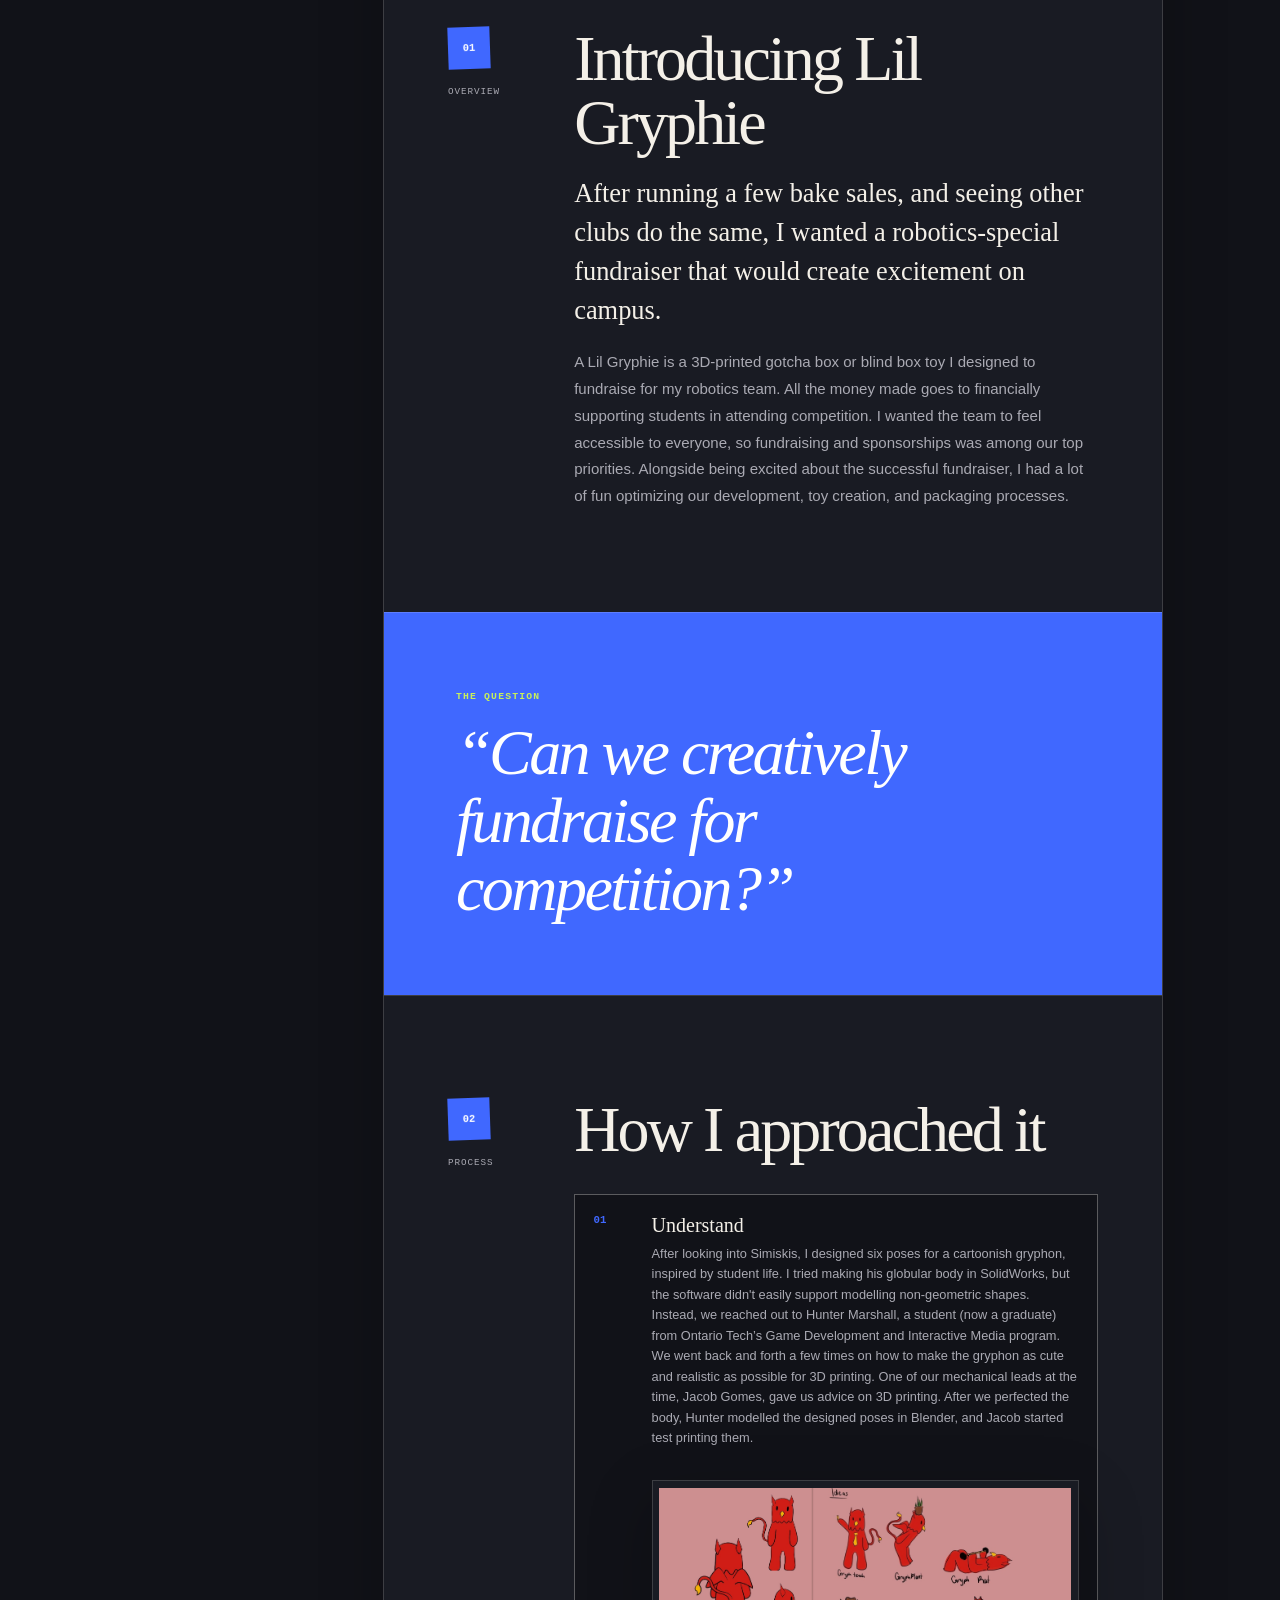
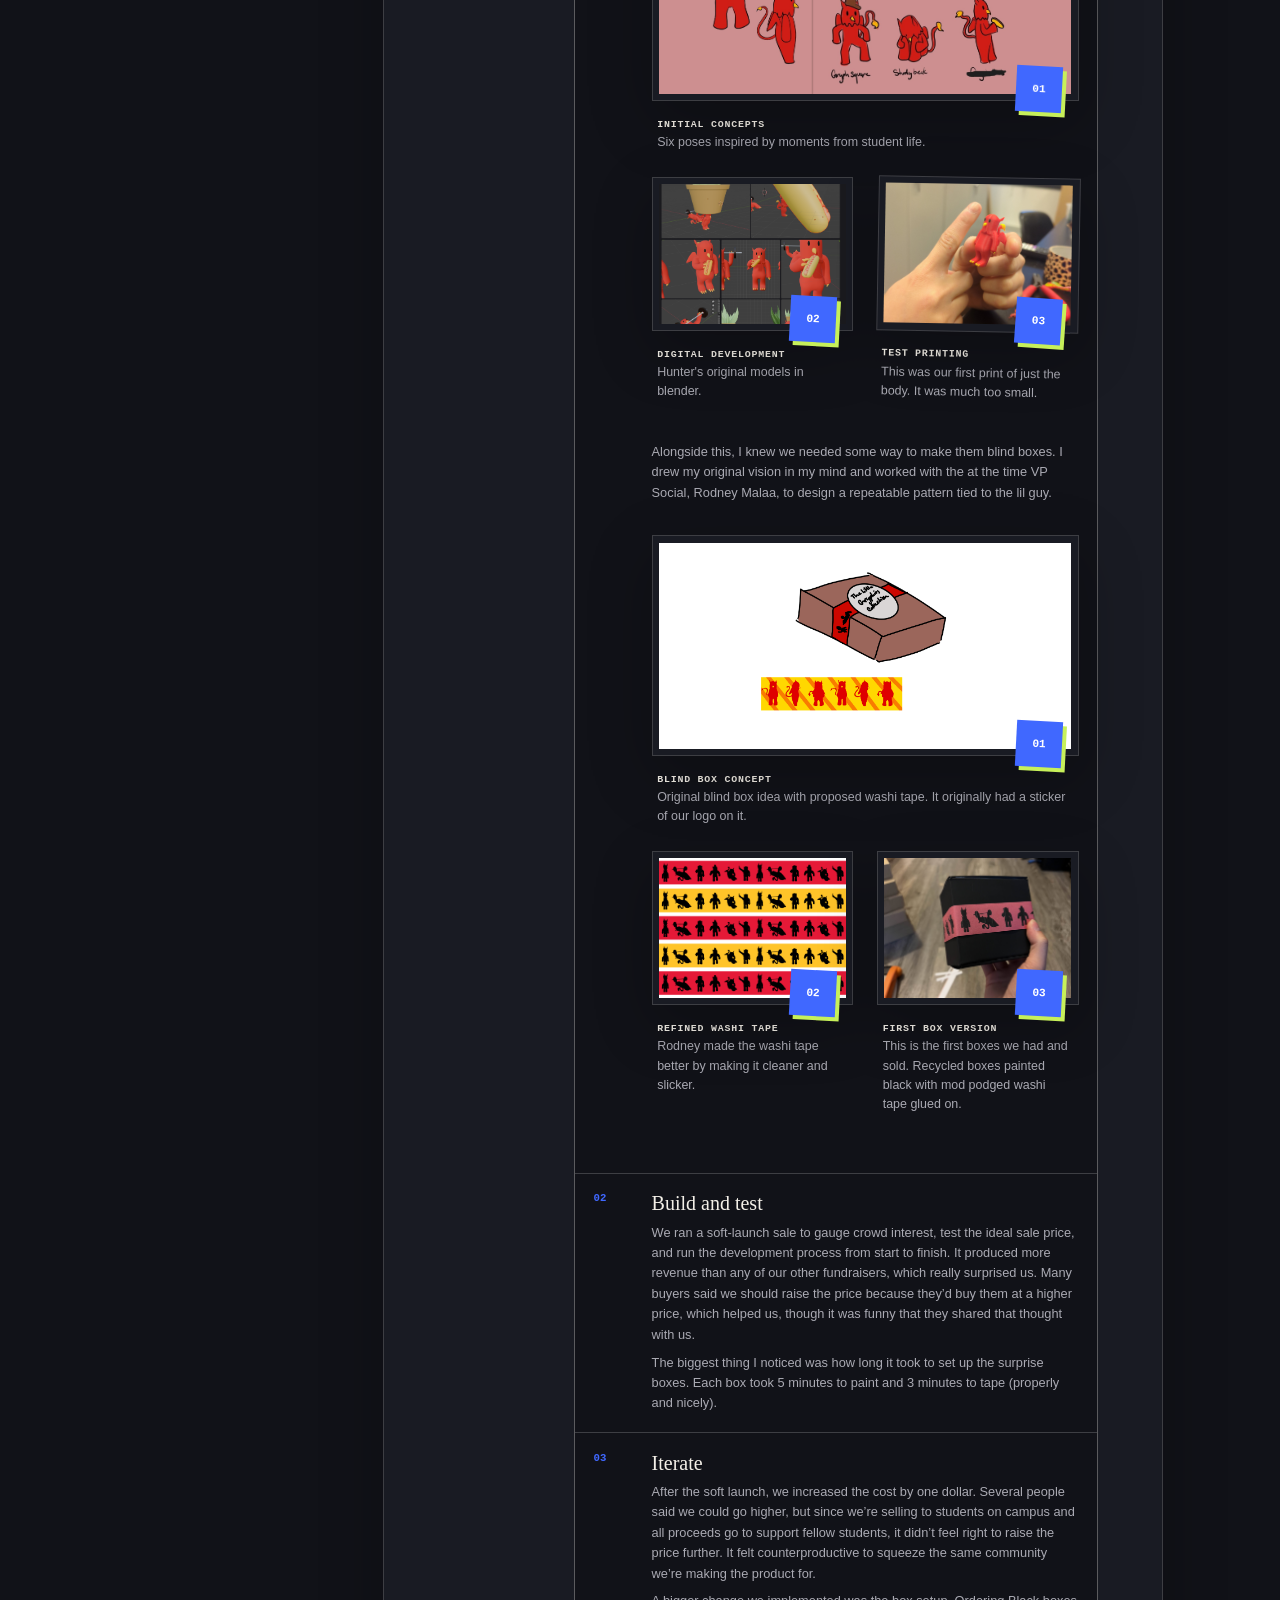
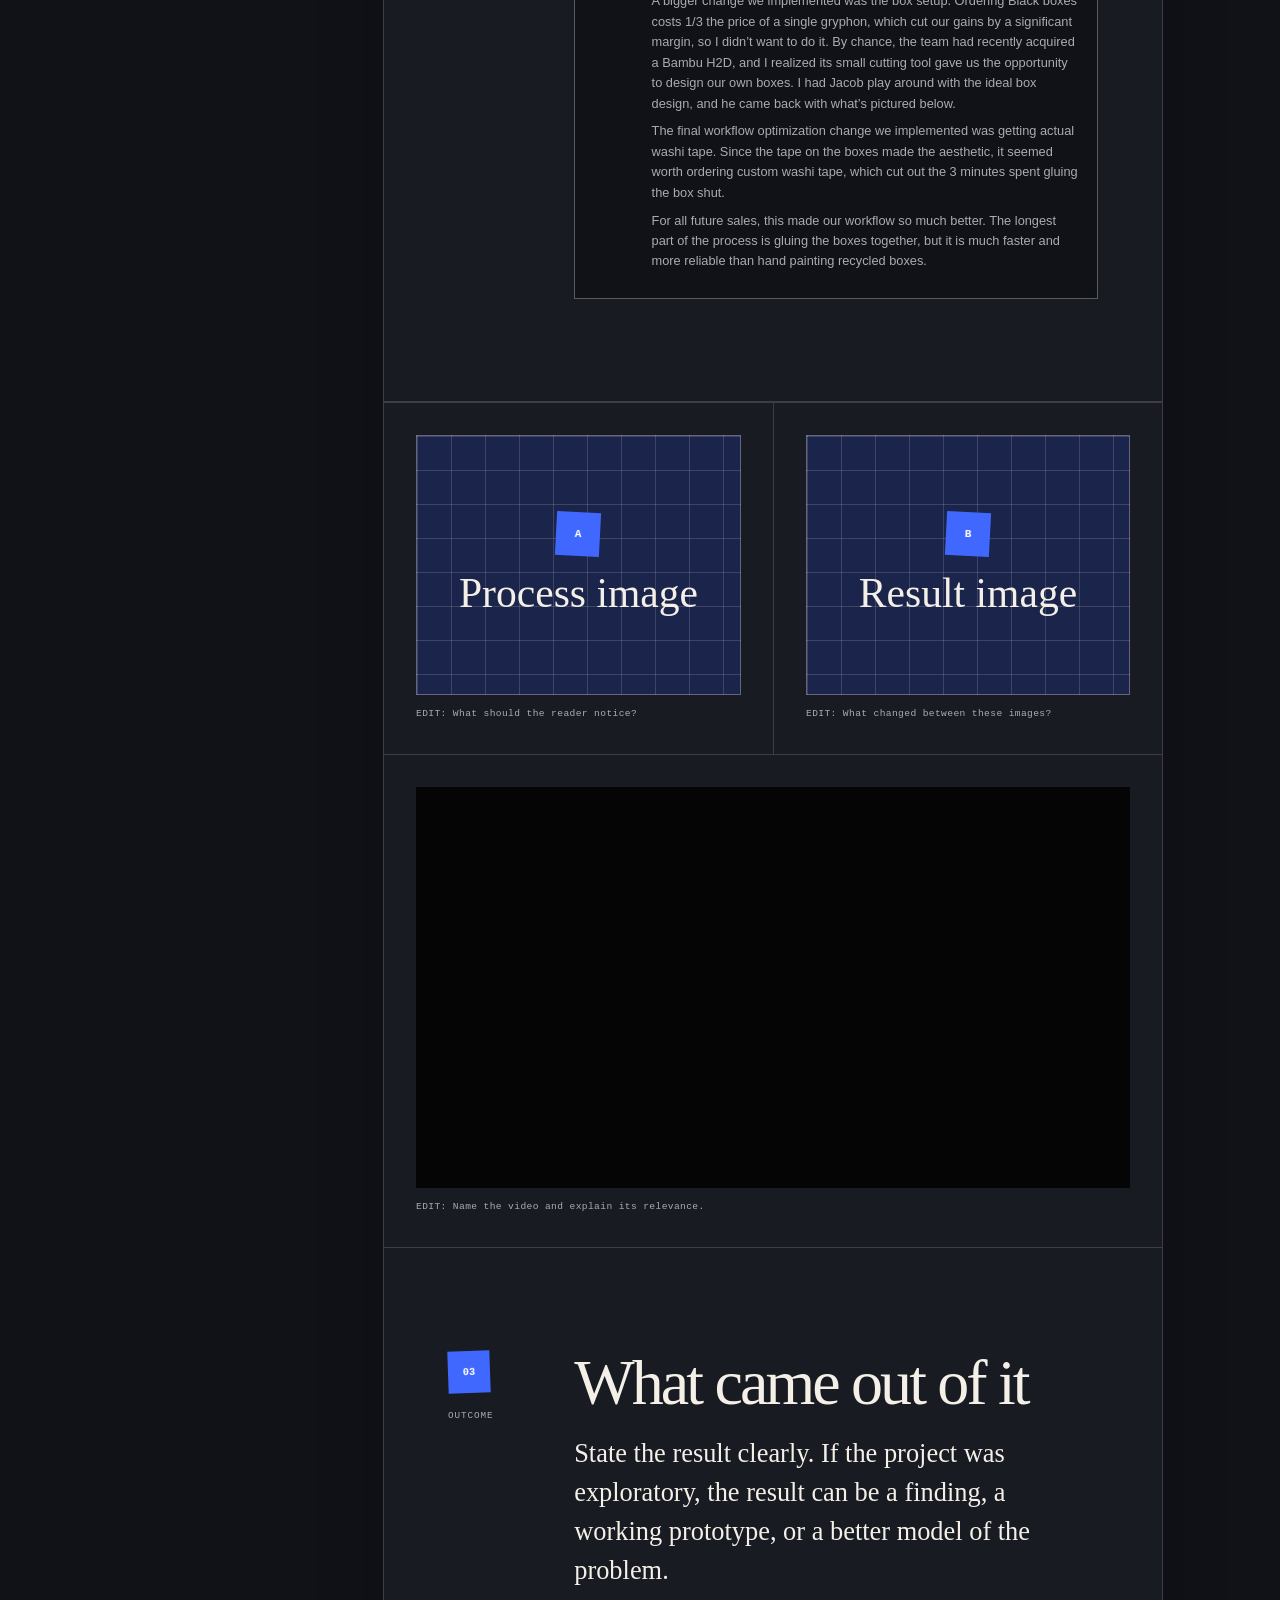
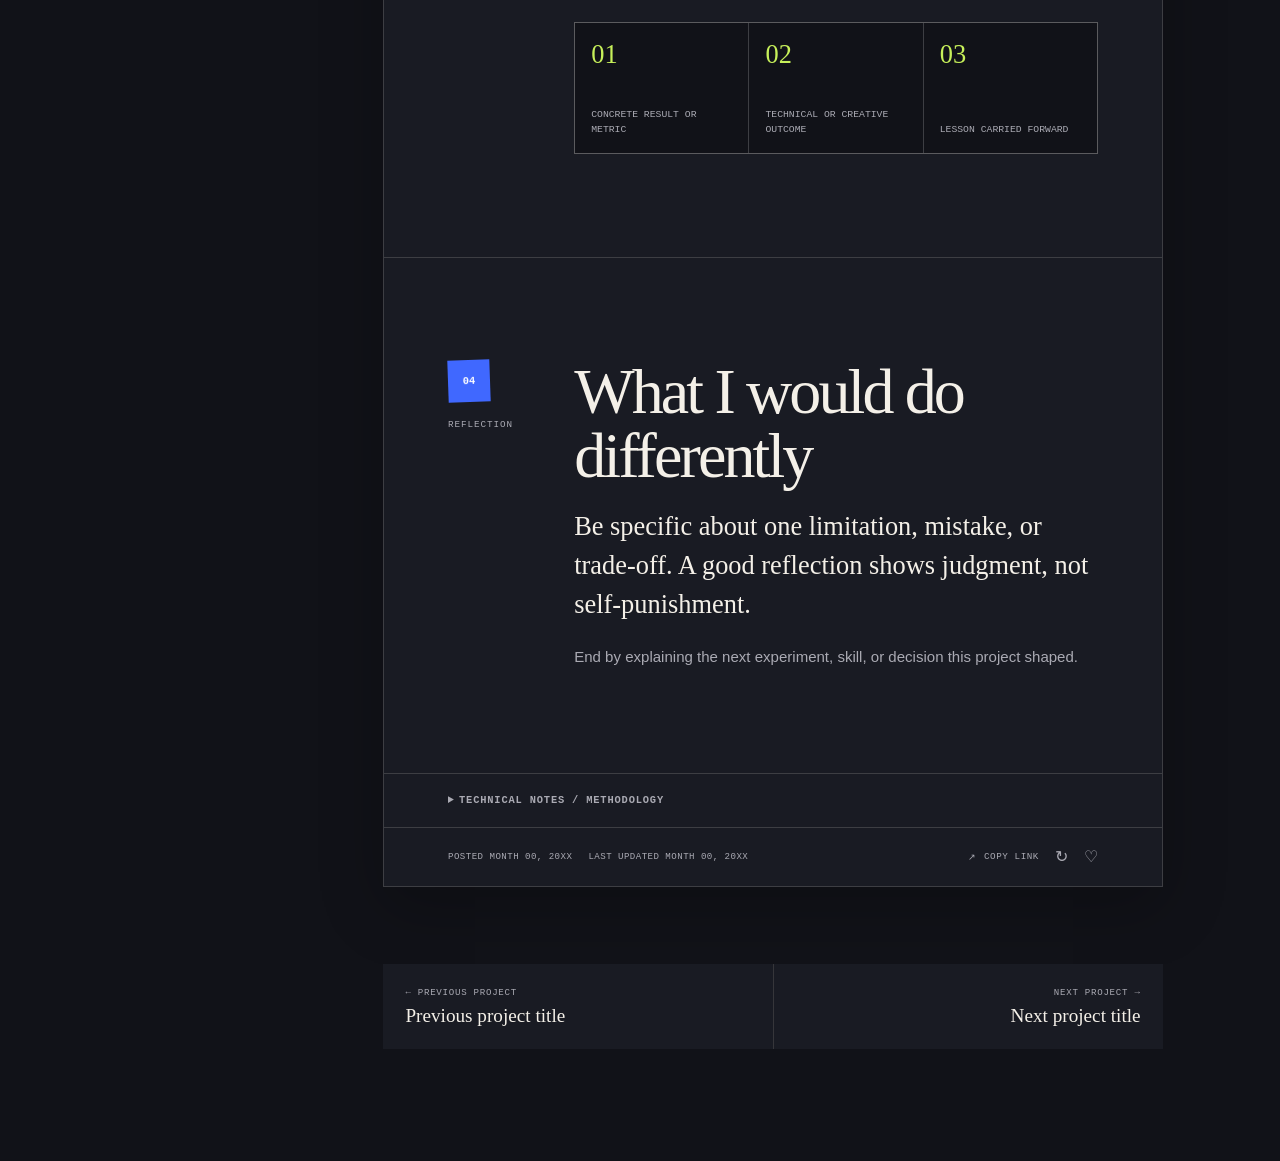
<file: projects/lil-gryphie.html>
<!doctype html>
<html lang="en">

<head>
  <meta charset="utf-8">
  <meta name="viewport" content="width=device-width, initial-scale=1">

  <!-- EDIT: Browser and sharing information. -->
  <title>Lil Gryphies — Stella Rovazzi</title>
  <meta name="description" content="A one-sentence description of this project.">
  <meta property="og:title" content="Project Title — Stella Rovazzi">
  <meta property="og:description" content="A one-sentence description of this project.">
  <meta property="og:type" content="article">
  <!-- Optional when hosted: <meta property="og:image" content="https://your-site.com/images/project-cover.jpg"> -->
  <link rel="icon" href="../images/logo.png" sizes="16x16" type="image/png">

  <link rel="stylesheet" href="../css/project-post.css">
  <script src="../js/project-post.js" defer></script>
</head>

<!--
    EDIT: Change the accent per project with one hex colour.
    Good examples: #4068ff (blue), #ff715b (coral), #b8a2ff (violet).
  -->

<body style="--project-accent: #4068ff;">
  <div class="reading-progress" aria-hidden="true">
    <span id="reading-progress-bar"></span>
  </div>

  <header class="site-header">
    <!-- EDIT: Change href to the location of your portfolio homepage. -->
    <a class="site-brand" href="index.html" aria-label="Back to Stella Rovazzi portfolio">
      <span class="site-brand__mark">SR</span>
      <span>stellar-portfolio<span class="accent-dot">.</span>txt</span>
    </a>

    <nav class="site-nav" aria-label="Project page navigation">
      <a href="../index.html">home</a>
      <a href="#project-start">top</a>
      <a href="#reflection">reflection</a>
      <button class="theme-toggle" id="theme-toggle" type="button" aria-label="Switch to light theme">
        <span id="theme-icon" aria-hidden="true">◐</span>
        <span id="theme-label">paper</span>
      </button>
    </nav>
  </header>

  <main class="page-shell" id="project-start">
    <aside class="post-sidebar" aria-label="Project post information">
      <div class="author-block">
        <span class="author-avatar" aria-hidden="true">SR</span>
        <div>
          <strong>stella-ro.vz</strong>
          <span>original project</span>
        </div>
      </div>

      <nav class="post-contents" aria-label="On this page">
        <p>on this page</p>
        <a href="#overview">01 / overview</a>
        <a href="#process">02 / process</a>
        <a href="#outcome">03 / outcome</a>
        <a href="#reflection">04 / reflection</a>
      </nav>

      <div class="sidebar-note">
        <span>currently thinking about</span>
        <!-- EDIT: One interesting question raised by this project. -->
        <p>What will the future executives make with this idea?</p>
      </div>
    </aside>

    <article class="tumblr-post">
      <header class="post-header">
        <div class="post-kicker">
          <!-- EDIT: Project category, date, and approximate reading time. -->
          <span>Robotics</span>
          <span>2025 to Present</span>
          <span>5 min read</span>
        </div>

        <!-- EDIT: Main project title and short positioning statement. -->
        <p class="post-type">case study / 01</p>
        <h1>Using creativity to fundraise for the team.</h1>
        <p class="post-deck">
          Designed and lead the development of 3D printed toys (inspired by Simiski) to fundraise for the
          robotics team. All fundraising money goes to supporting students in attending competition.
        </p>

        <ul class="tag-list" aria-label="Project tags">
          <!-- EDIT: Duplicate or remove tags as needed. -->
          <li>#Design</li>
          <li>#Collaboration</li>
          <li>#Process Optimization</li>
        </ul>
      </header>

      <!-- OPTIONAL COMPONENT: Replace this placeholder with an image. -->
      <figure class="post-media post-media--hero">
        <div class="project-image">

          <img src="../images/lil_gryphie/squad.jpg" alt="Four Lil Gryphons in various poses">
          <span class="project-image__number" aria-hidden="true">
            01
          </span>
        </div>
        <figcaption>A picture of some Lil Gryphies at GHD !</figcaption>
      </figure>

      <!-- COMPONENT: At-a-glance facts. Keep two to four items. -->
      <dl class="fact-grid">
        <div>
          <dt>role</dt>
          <dd>Designer and Lead</dd>
        </div>
        <div>
          <dt>timeline</dt>
          <dd>1.5 Years</dd>
        </div>
        <div>
          <dt>tools</dt>
          <dd>Collaboration · Design · Marketing</dd>
        </div>
        <div>
          <dt>status</dt>
          <dd>Complete (for me)</dd>
        </div>
      </dl>

      <section class="post-section" id="overview">
        <div class="section-label">
          <span>01</span>
          <p>Overview</p>
        </div>
        <div class="section-content">
          <h2>Introducing Lil Gryphie</h2>
          <!-- EDIT: Two or three short paragraphs are easier to scan than one long block. -->
          <p class="lead">
            After running a few bake sales, and seeing other clubs do the same, I wanted a robotics-special fundraiser
            that would create excitement on campus.
          </p>
          <p>
            A Lil Gryphie is a 3D-printed gotcha box or blind box toy I designed to fundraise for my robotics team. All
            the money made goes to financially supporting students in attending competition. I wanted the team to feel
            accessible to everyone, so fundraising and sponsorships was among our top priorities.
            Alongside being excited about the successful fundraiser, I had a lot of fun optimizing our development, toy
            creation, and packaging processes.
          </p>
        </div>
      </section>

      <!-- OPTIONAL COMPONENT: A highlighted research or design question. -->
      <blockquote class="pull-quote">
        <span>the question</span>
        <p>“Can we creatively fundraise for competition?”</p>
      </blockquote>

      <section class="post-section" id="process">
        <div class="section-label">
          <span>02</span>
          <p>Process</p>
        </div>
        <div class="section-content">
          <h2>How I approached it</h2>

          <!-- COMPONENT: Numbered process. Duplicate or remove steps. -->
          <ol class="process-list">
            <li>
              <span>01</span>
              <div>
                <h3>Understand</h3>
                <p>
                  After looking into Simiskis, I designed six poses for a cartoonish gryphon, inspired by student life.
                  I tried making his globular body in SolidWorks, but the software didn't easily support modelling
                  non-geometric shapes. Instead, we reached out to Hunter Marshall, a student (now a graduate) from
                  Ontario Tech’s Game Development and Interactive Media program. We went back and forth a few times on
                  how to make the gryphon as cute and realistic as possible for 3D printing. One of our mechanical leads
                  at the time, Jacob Gomes, gave us advice on 3D printing. After we perfected the body, Hunter modelled
                  the designed poses in Blender, and Jacob started test printing them.
                </p>
                <div class="step-gallery">
                  <figure class="step-photo step-photo--wide">
                    <div class="step-photo__frame" data-number="01">
                      <img src="../images/lil_gryphie/og_sketch-opy.jpg"
                        alt="Early sketches showing six student-inspired gryphon poses">
                    </div>

                    <figcaption>
                      <strong>Initial concepts</strong>
                      Six poses inspired by moments from student life.
                    </figcaption>
                  </figure>

                  <figure class="step-photo">
                    <div class="step-photo__frame" data-number="02">
                      <img src="../images/lil_gryphie/somernd.png" alt="The cartoon gryphon being modelled in Blender"
                        loading="lazy">
                    </div>

                    <figcaption>
                      <strong>Digital development</strong>
                      Hunter's original models in blender.
                    </figcaption>
                  </figure>

                  <figure class="step-photo step-photo--tilted">
                    <div class="step-photo__frame" data-number="03">
                      <img src="../images/lil_gryphie/too_tiny.jpg" alt="An early 3D-printed prototype of the gryphon"
                        loading="lazy">
                    </div>

                    <figcaption>
                      <strong>Test printing</strong>
                      This was our first print of just the body. It was much too small.
                    </figcaption>
                  </figure>
                </div>
                <p>
                  Alongside this, I knew we needed some way to make them blind boxes. I drew my original vision in my
                  mind and worked with the at the time VP Social, Rodney Malaa, to design a repeatable pattern tied to
                  the lil guy.
                </p>

                <div class="step-gallery">
                  <figure class="step-photo step-photo--wide">
                    <div class="step-photo__frame" data-number="01">
                      <img src="../images/lil_gryphie/boxsketch.png" alt="Sketch of original box Design">
                    </div>

                    <figcaption>
                      <strong>Blind Box Concept</strong>
                      Original blind box idea with proposed washi tape. It originally had a sticker of our logo on it.
                    </figcaption>
                  </figure>

                  <figure class="step-photo">
                    <div class="step-photo__frame" data-number="02">
                      <img src="../images/lil_gryphie/final_washi.png"
                        alt="The cartoon gryphon being modelled in Blender" loading="lazy">
                    </div>

                    <figcaption>
                      <strong>Refined Washi Tape</strong>
                      Rodney made the washi tape better by making it cleaner and slicker.
                    </figcaption>
                  </figure>

                  <figure class="step-photo">
                    <div class="step-photo__frame" data-number="03">
                      <img src="../images/lil_gryphie/ogBox.jpg" alt="The original box" loading="lazy">
                    </div>

                    <figcaption>
                      <strong>First Box Version</strong>
                      This is the first boxes we had and sold. Recycled boxes painted black with mod podged washi tape
                      glued on.
                    </figcaption>
                  </figure>

                </div>
              </div>
            </li>
            <li>
              <span>02</span>
              <div>
                <h3>Build and test</h3>
                <p> We ran a soft-launch sale to gauge crowd interest, test the ideal sale price, and run the
                  development process from start to finish. It produced more revenue than any of our other fundraisers,
                  which really surprised us. Many buyers said we should raise the price because they’d buy them at a
                  higher price, which helped us, though it was funny that they shared that thought with us.
                </p>
                <p>The biggest thing I noticed was how long it took to set up the surprise boxes. Each box took 5
                  minutes to paint and 3 minutes to tape (properly and nicely). </p>
              </div>
            </li>
            <li>
              <span>03</span>
              <div>
                <h3>Iterate</h3>
                <p>After the soft launch, we increased the cost by one dollar. Several people said we could go higher,
                  but since we’re selling to students on campus and all proceeds go to support fellow students, it
                  didn’t feel right to raise the price further. It felt counterproductive to squeeze the same community
                  we’re making the product for.
                </p>
                <p>
                  A bigger change we implemented was the box setup. Ordering Black boxes costs 1/3 the price of a single
                  gryphon, which cut our gains by a significant margin, so I didn’t want to do it. By chance, the team
                  had recently acquired a Bambu H2D, and I realized its small cutting tool gave us the opportunity to
                  design our own boxes. I had Jacob play around with the ideal box design, and he came back with what’s
                  pictured below.
                </p>
                <p>
                  The final workflow optimization change we implemented was getting actual washi tape. Since the tape on
                  the boxes made the aesthetic, it seemed worth ordering custom washi tape, which cut out the 3 minutes
                  spent gluing the box shut.
                </p>
                <p>For all future sales, this made our workflow so much better. The longest part of the process is
                  gluing the boxes together, but it is much faster and more reliable than hand painting recycled boxes.
                </p>
                </p>
              </div>
            </li>
          </ol>
        </div>
      </section>

      <!-- OPTIONAL COMPONENT: Two-image gallery. Replace each placeholder with a figure/img. -->
      <div class="media-grid" aria-label="Project image gallery">
        <figure class="post-media">
          <div class="media-placeholder media-placeholder--small" role="img" aria-label="Process image placeholder">
            <span>A</span>
            <strong>Process image</strong>
          </div>
          <figcaption>EDIT: What should the reader notice?</figcaption>
        </figure>
        <figure class="post-media">
          <div class="media-placeholder media-placeholder--small" role="img" aria-label="Result image placeholder">
            <span>B</span>
            <strong>Result image</strong>
          </div>
          <figcaption>EDIT: What changed between these images?</figcaption>
        </figure>
      </div>

      <!-- OPTIONAL COMPONENT: Responsive YouTube/Vimeo embed. Replace src and title. -->
      <figure class="post-media">
        <div class="video-frame">
          <iframe src="https://www.youtube.com/embed/VIDEO_ID" title="Project video" loading="lazy"
            allow="accelerometer; autoplay; clipboard-write; encrypted-media; gyroscope; picture-in-picture; web-share"
            allowfullscreen>
          </iframe>
        </div>
        <figcaption>EDIT: Name the video and explain its relevance.</figcaption>
      </figure>

      <section class="post-section" id="outcome">
        <div class="section-label">
          <span>03</span>
          <p>Outcome</p>
        </div>
        <div class="section-content">
          <h2>What came out of it</h2>
          <p class="lead">
            State the result clearly. If the project was exploratory, the
            result can be a finding, a working prototype, or a better model
            of the problem.
          </p>

          <!-- OPTIONAL COMPONENT: Result cards. -->
          <div class="result-grid">
            <div>
              <strong>01</strong>
              <span>Concrete result or metric</span>
            </div>
            <div>
              <strong>02</strong>
              <span>Technical or creative outcome</span>
            </div>
            <div>
              <strong>03</strong>
              <span>Lesson carried forward</span>
            </div>
          </div>
        </div>
      </section>

      <section class="post-section" id="reflection">
        <div class="section-label">
          <span>04</span>
          <p>Reflection</p>
        </div>
        <div class="section-content">
          <h2>What I would do differently</h2>
          <p class="lead">
            Be specific about one limitation, mistake, or trade-off. A good
            reflection shows judgment, not self-punishment.
          </p>
          <p>
            End by explaining the next experiment, skill, or decision this
            project shaped.
          </p>
        </div>
      </section>

      <!-- OPTIONAL COMPONENT: Expandable technical details. -->
      <details class="technical-note">
        <summary>Technical notes / methodology</summary>
        <div>
          <p>
            Put implementation details, parameters, references, or caveats
            here so interested readers can go deeper without interrupting the
            main story.
          </p>
        </div>
      </details>

      <footer class="post-footer">
        <div class="post-footer__meta">
          <span>posted Month 00, 20XX</span>
          <span>last updated Month 00, 20XX</span>
        </div>
        <div class="post-footer__actions">
          <button class="copy-link" type="button">
            <span aria-hidden="true">↗</span>
            <span>copy link</span>
          </button>
          <span aria-hidden="true">↻</span>
          <span aria-hidden="true">♡</span>
        </div>
      </footer>
    </article>

    <!-- EDIT: Point these links to the adjacent project pages. -->
    <nav class="project-pagination" aria-label="Other projects">
      <a href="#">
        <span>← previous project</span>
        <strong>Previous project title</strong>
      </a>
      <a href="#">
        <span>next project →</span>
        <strong>Next project title</strong>
      </a>
    </nav>
  </main>
</body>

</html>
</file>
<file: css/styles.css>
:root {
  --ink: #111218;
  --ink-soft: #1a1c24;
  --paper: #f4f0e8;
  --paper-deep: #e8e1d6;
  --muted: #9a9ba4;
  --line: rgba(244, 240, 232, 0.17);
  --line-strong: rgba(244, 240, 232, 0.34);
  --cobalt: #4068ff;
  --lime: #c7f05a;
  --coral: #ff715b;
  --violet: #b8a2ff;
  --shadow: 0 18px 48px rgba(0, 0, 0, 0.22);
}

* { box-sizing: border-box; }
html { scroll-behavior: smooth; }
body {
  margin: 0;
  background: var(--ink);
  color: var(--paper);
  font-family: Arial, Helvetica, sans-serif;
}
button, a { font: inherit; }
a { color: inherit; text-decoration: none; }
button { color: inherit; }

.site-shell {
  --bg: var(--ink);
  --surface: var(--ink-soft);
  --text: var(--paper);
  --soft-text: #b6b5bd;
  --rule: var(--line);
  --rule-strong: var(--line-strong);
  min-height: 100vh;
  background:
    radial-gradient(circle at 12% 8%, rgba(64, 104, 255, 0.12), transparent 24rem),
    linear-gradient(var(--bg), var(--bg));
  color: var(--text);
  transition: background-color 200ms ease, color 200ms ease;
}

.site-shell[data-theme="paper"] {
  --bg: #eee9df;
  --surface: #f7f3ec;
  --text: #161820;
  --soft-text: #62636b;
  --rule: rgba(17, 18, 24, 0.14);
  --rule-strong: rgba(17, 18, 24, 0.3);
  background:
    radial-gradient(circle at 12% 8%, rgba(64, 104, 255, 0.1), transparent 24rem),
    linear-gradient(var(--bg), var(--bg));
}

.skip-link {
  position: fixed;
  left: 1rem;
  top: -5rem;
  z-index: 100;
  background: var(--lime);
  color: var(--ink);
  padding: 0.8rem 1rem;
  font-weight: 800;
}
.skip-link:focus { top: 1rem; }

.topbar {
  position: sticky;
  top: 0;
  z-index: 20;
  display: flex;
  align-items: center;
  justify-content: space-between;
  min-height: 68px;
  padding: 0 4vw;
  border-bottom: 1px solid var(--rule);
  background: color-mix(in srgb, var(--bg) 88%, transparent);
  backdrop-filter: blur(18px);
}

.wordmark { display: flex; align-items: center; gap: 0.8rem; font-family: "Courier New", monospace; font-size: 0.88rem; font-weight: 700; }
.wordmark-mark {
  display: grid;
  place-items: center;
  width: 34px;
  height: 34px;
  background: var(--cobalt);
  color: #fff;
  transform: rotate(-3deg);
  box-shadow: 4px 4px 0 var(--lime);
}
.wordmark-dot { color: var(--coral); }

.topnav { display: flex; align-items: center; gap: clamp(0.9rem, 2.4vw, 2rem); font-family: "Courier New", monospace; font-size: 0.78rem; text-transform: uppercase; letter-spacing: 0.08em; }
.topnav > a { color: var(--soft-text); }
.topnav > a:hover, .topnav > a:focus-visible { color: var(--text); }
.theme-switch {
  display: flex;
  align-items: center;
  gap: 0.45rem;
  border: 1px solid var(--rule-strong);
  background: transparent;
  padding: 0.55rem 0.75rem;
  cursor: pointer;
}
.theme-switch:hover { background: var(--surface); }

.page-grid {
  display: grid;
  grid-template-columns: minmax(240px, 290px) minmax(0, 760px);
  gap: clamp(2rem, 6vw, 6rem);
  width: min(1180px, calc(100% - 8vw));
  margin: 0 auto;
  padding: clamp(3rem, 7vw, 6.5rem) 0 7rem;
}

.profile-column { position: relative;}
.profile-card { position: sticky; top: 108px; display: grid; gap: 1.65rem; }
.avatar {
  position: relative;
  display: grid;
  place-items: center;
  width: 98px;
  height: 98px;
  border: 1px solid var(--rule-strong);
  background: var(--surface);
  font-family: Georgia, serif;
  font-size: 2.1rem;
  font-style: italic;
  box-shadow: 8px 8px 0 var(--cobalt);
}
.avatar i { position: absolute; right: -14px; top: -13px; width: 30px; height: 30px; border-radius: 50%; background: var(--lime); border: 5px solid var(--bg); }
.status { display: flex; align-items: center; gap: 0.55rem; margin: 0 0 1.15rem; color: var(--soft-text); font: 0.68rem/1.4 "Courier New", monospace; text-transform: uppercase; letter-spacing: 0.08em; }
.status span { width: 7px; height: 7px; border-radius: 50%; background: var(--lime); box-shadow: 0 0 0 4px rgba(199, 240, 90, 0.12); }
.profile-card h1 { margin: 0; font: 400 clamp(2.8rem, 4.8vw, 4.5rem)/0.88 Georgia, "Times New Roman", serif; letter-spacing: -0.065em; }
.profile-role { margin: 1.25rem 0 0; color: var(--soft-text); font-size: 0.95rem; line-height: 1.7; }
.profile-facts { display: grid; gap: 0.45rem; margin: 0; padding: 1.25rem 0; border-block: 1px solid var(--rule); }
.profile-facts div { display: grid; grid-template-columns: 5.5rem 1fr; gap: 0.75rem; align-items: baseline; }
.profile-facts dt { color: var(--soft-text); font: 0.64rem "Courier New", monospace; text-transform: uppercase; letter-spacing: 0.1em; }
.profile-facts dd { margin: 0; font-size: 0.82rem; }
.copy-button { display: flex; justify-content: space-between; border: 1px solid var(--rule-strong); background: var(--surface); padding: 0.8rem 0.9rem; cursor: pointer; font: 700 0.72rem "Courier New", monospace; text-transform: uppercase; letter-spacing: 0.06em; }
.copy-button:hover, .copy-button:focus-visible { border-color: var(--lime); color: var(--lime); }
.sidebar-note { margin-top: 3rem; padding: 1.2rem; color: var(--ink); background: var(--lime); transform: rotate(-1.5deg); box-shadow: var(--shadow); }
.sidebar-note p { margin: 0; font-size: 0.82rem; line-height: 1.55; }
.sidebar-note .handwritten { margin-bottom: 0.65rem; font: italic 1.05rem Georgia, serif; }
.tiny-links { display: grid; margin-top: 2rem; color: var(--soft-text); font: 0.66rem "Courier New", monospace; text-transform: uppercase; letter-spacing: 0.08em; }
.tiny-links a:hover { color: var(--text); }

.feed { min-width: 0; }
.post { position: relative; display: grid; grid-template-columns: 48px minmax(0, 1fr); gap: 1rem; }
.post + .post { margin-top: 1.35rem; }
.post-rail { display: flex; flex-direction: column; align-items: center; }
.rail-avatar, .number-stamp { display: grid; place-items: center; flex: 0 0 auto; width: 44px; height: 44px; border: 1px solid var(--rule-strong); background: var(--surface); font: 700 0.75rem "Courier New", monospace; }
.rail-avatar { color: white; background: var(--cobalt); transform: rotate(3deg); }
.rail-line { width: 1px; flex: 1; min-height: 2rem; margin-top: 0.75rem; background: var(--rule); }
.post-body { overflow: hidden; border: 1px solid var(--rule); background: var(--surface); box-shadow: var(--shadow); }
.intro-post .post-body { padding: clamp(1.5rem, 4vw, 3.2rem); background: linear-gradient(145deg, color-mix(in srgb, var(--surface) 86%, var(--cobalt)), var(--surface) 45%); }
.post-meta { display: flex; justify-content: space-between; gap: 1rem; color: var(--soft-text); font: 0.63rem/1.5 "Courier New", monospace; text-transform: uppercase; letter-spacing: 0.08em; }
.kicker { margin: 3rem 0 0.8rem; color: var(--lime); font: 700 0.72rem "Courier New", monospace; text-transform: uppercase; letter-spacing: 0.12em; }
.intro-post h2 { max-width: 660px; margin: 0; font: 400 clamp(2.6rem, 6vw, 5rem)/0.96 Georgia, "Times New Roman", serif; letter-spacing: -0.055em; }
.intro-copy { max-width: 610px; margin: 1.8rem 0 0; color: var(--soft-text); font-size: clamp(1rem, 2vw, 1.1rem); line-height: 1.75; }
.intro-stats { display: grid; grid-template-columns: repeat(3, 1fr); gap: 1px; margin-top: 2.6rem; border: 1px solid var(--rule); background: var(--rule); }
.intro-stats div { display: grid; gap: 0.4rem; padding: 1rem; background: var(--surface); }
.intro-stats strong { color: var(--lime); font: 400 1.7rem Georgia, serif; }
.intro-stats span { color: var(--soft-text); font: 0.64rem/1.4 "Courier New", monospace; text-transform: uppercase; }
.post-actions { display: flex; align-items: center; gap: 1rem; margin-top: 2rem; padding-top: 1rem; border-top: 1px solid var(--rule); color: var(--soft-text); font: 0.65rem "Courier New", monospace; }
.action-symbols { margin-left: auto; color: var(--text); font-size: 1rem; letter-spacing: 0.5rem; }

.project-section { scroll-margin-top: 100px; margin-top: clamp(4rem, 10vw, 8rem); }
.section-heading { display: flex; align-items: end; justify-content: space-between; gap: 2rem; margin-bottom: 1.6rem; }
.section-index { margin: 0 0 0.6rem; color: var(--cobalt); font: 700 0.68rem "Courier New", monospace; letter-spacing: 0.12em; }
.section-heading h2 { margin: 0; font: 400 clamp(2.4rem, 5vw, 4rem)/1 Georgia, serif; letter-spacing: -0.04em; }
.archive-count { color: var(--soft-text); font: 0.67rem "Courier New", monospace; text-transform: uppercase; }
.filters { display: flex; flex-wrap: wrap; gap: 0.5rem; margin-bottom: 1.7rem; }
.filters button { border: 1px solid var(--rule); background: transparent; padding: 0.6rem 0.85rem; color: var(--soft-text); cursor: pointer; font: 0.66rem "Courier New", monospace; text-transform: uppercase; letter-spacing: 0.08em; }
.filters button:hover, .filters button:focus-visible { border-color: var(--rule-strong); color: var(--text); }
.filters button.active { border-color: var(--lime); background: var(--lime); color: var(--ink); }
.number-stamp.cobalt { color: var(--ink); background: var(--cobalt); }
.number-stamp.lime { color: var(--ink); background: var(--lime); }
.number-stamp.coral { color: var(--ink); background: var(--coral); }
.number-stamp.violet { color: var(--ink); background: var(--violet); }
.project-post .post-body { padding: clamp(1.4rem, 3vw, 2.2rem); }
.project-post[hidden] { display: none; }
.project-label { display: inline-block; margin-top: 2rem; padding: 0.35rem 0.5rem; color: var(--ink); font: 700 0.62rem "Courier New", monospace; text-transform: uppercase; letter-spacing: 0.08em; transform: rotate(-1deg); }
.project-label.cobalt {background: var(--cobalt); }
.project-label.lime { background: var(--lime); }
.project-label.coral { background: var(--coral); }
.project-label.violet { background: var(--violet); }
.project-post h3 a {color: inherit; text-decoration: none;}
.project-post h3 a:hover,
.project-post h3 a:focus-visible {color: var(--lime);}
.project-post h3 { max-width: 600px; margin: 0.9rem 0 0; font: 400 clamp(1.65rem, 3.8vw, 2.55rem)/1.08 Georgia, serif; letter-spacing: -0.035em; }
.project-summary { margin: 1.1rem 0 0; color: var(--soft-text); font-size: 0.98rem; line-height: 1.7; }
.outcome-block { display: grid; grid-template-columns: 6.5rem 1fr; gap: 1rem; margin-top: 1.5rem; padding: 1.1rem; border-left: 2px solid var(--cobalt); background: color-mix(in srgb, var(--bg) 62%, transparent); }
.outcome-block > span { color: var(--soft-text); font: 0.62rem/1.5 "Courier New", monospace; text-transform: uppercase; letter-spacing: 0.08em; }
.outcome-block p { margin: 0; font-size: 0.86rem; line-height: 1.6; }
.tag-list { display: flex; flex-wrap: wrap; gap: 0.45rem 0.8rem; margin: 1.4rem 0 0; padding: 0; list-style: none; color: var(--soft-text); font: 0.67rem "Courier New", monospace; }

.empty-project-post .post-body {padding: 2rem; border-style: dashed;}
.empty-project-post h3 {margin-top: 1rem; font-style: italic;}
.empty-project-post .project-summary {max-width: 32rem;}

.number-stamp.pink,
.project-label.pink {
  background: #f3a6c8;
  color: var(--ink);
}
.about-section { scroll-margin-top: 100px; margin-top: clamp(5rem, 11vw, 9rem); }
.about-section .section-heading { max-width: 640px; }
.text-post .post-body { padding: clamp(1.4rem, 3.5vw, 2.8rem); }
.about-avatar { color: var(--ink); background: var(--violet); }
.about-grid { display: grid; grid-template-columns: minmax(0, 1.2fr) minmax(220px, 0.8fr); gap: clamp(2rem, 5vw, 4rem); }
.about-copy p { color: var(--soft-text); font-size: 0.92rem; line-height: 1.75; }
.about-copy .large-serif { margin: 0 0 1.2rem; color: var(--text); font: 400 clamp(1.65rem, 3.6vw, 2.4rem)/1.12 Georgia, serif; letter-spacing: -0.035em; }
.skill-board { display: grid; align-content: start; gap: 1px; border: 1px solid var(--rule); background: var(--rule); }
.skill-board div { padding: 1rem; background: var(--bg); }
.skill-board span { color: var(--lime); font: 700 0.62rem "Courier New", monospace; text-transform: uppercase; letter-spacing: 0.12em; }
.skill-board p { margin: 0.45rem 0 0; color: var(--soft-text); font-size: 0.78rem; line-height: 1.55; }
.timeline { display: grid; margin-top: 2.4rem; border-top: 1px solid var(--rule); }
.timeline > div { display: grid; grid-template-columns: 6rem 1fr; gap: 1rem; padding: 1rem 0; border-bottom: 1px solid var(--rule); }
.timeline time { color: var(--soft-text); font: 0.65rem "Courier New", monospace; text-transform: uppercase; }
.timeline p { display: grid; gap: 0.25rem; margin: 0; font-size: 0.83rem; }
.timeline p span { color: var(--soft-text); font-size: 0.75rem; }

.contact-section { position: relative; scroll-margin-top: 100px; margin-top: clamp(5rem, 12vw, 10rem); padding: clamp(2rem, 6vw, 4.5rem); border: 1px solid var(--rule-strong); background: var(--cobalt); color: #fff; box-shadow: 12px 12px 0 var(--lime); }
.contact-section .section-index { color: var(--lime); }
.contact-section h2 { max-width: 620px; margin: 0; font: 400 clamp(2.3rem, 5.8vw, 4.5rem)/0.98 Georgia, serif; letter-spacing: -0.055em; }
.contact-section > p:not(.section-index) { max-width: 560px; margin: 1.4rem 0 0; color: rgba(255, 255, 255, 0.76); line-height: 1.7; }
.contact-tape { position: absolute; right: 1.2rem; top: -1rem; padding: 0.55rem 0.85rem; background: var(--lime); color: var(--ink); font: 700 0.6rem "Courier New", monospace; letter-spacing: 0.09em; transform: rotate(2deg); }
.contact-actions { display: flex; align-items: center; gap: 1.1rem; margin-top: 2.2rem; }
.contact-actions a { display: inline-flex; align-items: center; gap: 2.8rem; padding: 0.95rem 1.1rem; background: var(--lime); color: var(--ink); font: 700 0.72rem "Courier New", monospace; text-transform: uppercase; letter-spacing: 0.06em; }
.contact-actions a:hover, .contact-actions a:focus-visible { background: var(--paper); }
.contact-actions > span { max-width: 210px; color: rgba(255, 255, 255, 0.58); font: 0.58rem/1.5 "Courier New", monospace; text-transform: uppercase; }
footer { display: flex; justify-content: space-between; gap: 1rem; margin: 3.5rem 0 0 48px; padding-top: 1.2rem; border-top: 1px solid var(--rule); color: var(--soft-text); font: 0.6rem "Courier New", monospace; text-transform: uppercase; letter-spacing: 0.07em; }

.experience-section {
  scroll-margin-top: 100px;
  margin-top: clamp(5rem, 11vw, 9rem);
}

.work-entry--archive {
  color: inherit;
  text-decoration: none;
}

.work-entry--archive .work-entry__rail {
  padding-top: 1.4rem;
}

.archive-card {
  display: flex;
  align-items: center;
  justify-content: space-between;
  gap: 2rem;

  min-height: 105px;
  border-style: dashed;
  box-shadow: none;

  transition:
    border-color 160ms ease,
    background-color 160ms ease,
    transform 160ms ease,
    box-shadow 160ms ease;
}

.archive-card__eyebrow {
  color: var(--soft-text);
  font: 0.61rem/1.5 "Courier New", monospace;
  letter-spacing: 0.1em;
  text-transform: uppercase;
}

.archive-card h3 {
  margin: 0.5rem 0 0;
  font: 400 clamp(1.4rem, 3vw, 2rem)/1.1
    Georgia, serif;
  letter-spacing: -0.03em;
}

.archive-card__arrow {
  display: grid;
  place-items: center;
  width: 42px;
  height: 42px;
  flex: 0 0 42px;

  background: var(--cobalt);
  color: white;
  font-size: 1.15rem;

  transform: rotate(2deg);
  transition: transform 160ms ease;
}

.work-entry--archive:hover .archive-card,
.work-entry--archive:focus-visible .archive-card {
  border-color: var(--cobalt);
  background:
    color-mix(in srgb, var(--surface) 92%, var(--cobalt));
  box-shadow: var(--shadow);
  transform: translateY(-2px);
}

.work-entry--archive:hover .archive-card__arrow,
.work-entry--archive:focus-visible .archive-card__arrow {
  transform: rotate(2deg) translate(2px, -2px);
}

.work-entry--archive:focus-visible {
  outline: none;
}

@media (max-width: 620px) {
  .archive-card {
    min-height: 90px;
    gap: 1rem;
  }
}

.work-timeline {
  position: relative;
  display: grid;
  gap: 1.5rem;
}

/* Continuous timeline behind the markers */
.work-timeline::before {
  content: "";
  position: absolute;
  top: 1.25rem;
  bottom: 1.25rem;
  left: 21px;
  width: 1px;
  background: var(--rule-strong);
}

.work-entry {
  position: relative;
  display: grid;
  grid-template-columns: 44px minmax(0, 1fr);
  gap: 1rem;
}

.work-entry__rail {
  position: relative;
  z-index: 1;
  display: flex;
  justify-content: center;
  padding-top: 1.5rem;
}

.work-entry__marker {
  width: 17px;
  height: 17px;
  border: 4px solid var(--bg);
  border-radius: 50%;
  box-shadow: 0 0 0 1px var(--rule-strong);
}

.work-entry__marker.cobalt {
  background: var(--cobalt);
}

.work-entry__marker.lime {
  background: var(--lime);
}

.work-entry__marker.coral {
  background: var(--coral);
}

.work-entry__marker.violet {
  background: var(--violet);
}

.work-entry__card {
  padding: clamp(1.4rem, 3vw, 2.2rem);
  border: 1px solid var(--rule);
  background: var(--surface);
  box-shadow: var(--shadow);
}

.work-entry__meta {
  display: flex;
  justify-content: space-between;
  gap: 1rem;
  color: var(--soft-text);
  font: 0.63rem/1.5 "Courier New", monospace;
  letter-spacing: 0.08em;
  text-transform: uppercase;
}

.work-entry__heading {
  display: flex;
  align-items: start;
  justify-content: space-between;
  gap: 2rem;
  margin-top: 1.5rem;
}

.work-entry__heading h3 {
  margin: 0;
  font: 400 clamp(1.7rem, 4vw, 2.6rem)/1.05
    Georgia, serif;
  letter-spacing: -0.04em;
}

.work-entry__organization {
  margin: 0.5rem 0 0;
  color: var(--lime);
  font: 0.75rem "Courier New", monospace;
  text-transform: uppercase;
}

.work-entry__location {
  color: var(--soft-text);
  font: 0.63rem/1.5 "Courier New", monospace;
  text-align: right;
  text-transform: uppercase;
}

.work-entry__summary {
  max-width: 620px;
  margin: 1.4rem 0 0;
  color: var(--soft-text);
  font-size: 0.95rem;
  line-height: 1.7;
}

.work-entry__highlights {
  display: grid;
  grid-template-columns: 8rem 1fr;
  gap: 1rem;
  margin-top: 1.5rem;
  padding: 1.1rem;
  border-left: 2px solid var(--cobalt);
  background: color-mix(
    in srgb,
    var(--bg) 62%,
    transparent
  );
}

.work-entry__highlights > span {
  color: var(--soft-text);
  font: 0.61rem/1.5 "Courier New", monospace;
  letter-spacing: 0.08em;
  text-transform: uppercase;
}

.work-entry__highlights ul {
  display: grid;
  gap: 0.65rem;
  margin: 0;
  padding-left: 1rem;
}

.work-entry__highlights li {
  font-size: 0.83rem;
  line-height: 1.55;
}

.work-entry--empty .work-entry__card {
  border-style: dashed;
}

@media (max-width: 620px) {
  .work-entry {
    grid-template-columns: 30px minmax(0, 1fr);
    gap: 0.5rem;
  }

  .work-timeline::before {
    left: 14px;
  }

  .work-entry__heading {
    flex-direction: column;
    gap: 0.7rem;
  }

  .work-entry__location {
    text-align: left;
  }

  .work-entry__highlights {
    grid-template-columns: 1fr;
  }
}
@media (max-width: 860px) {
  .page-grid { grid-template-columns: 1fr; width: min(720px, calc(100% - 2rem)); padding-top: 2.5rem; }
  .profile-card { position: static; grid-template-columns: auto 1fr; align-items: start; }
  .profile-card .profile-facts, .profile-card .copy-button { grid-column: 1 / -1; }
  .profile-card h1 { font-size: clamp(2.7rem, 11vw, 4.6rem); }
  .sidebar-note, .tiny-links { display: none; }
}

@media (max-width: 620px) {
  .topbar { padding: 0 1rem; }
  .topnav > a { display: none; }
  .theme-switch span:last-child { display: none; }
  .wordmark { font-size: 0.73rem; }
  .page-grid { width: calc(100% - 1.2rem); }
  .profile-card { grid-template-columns: 74px 1fr; gap: 1.1rem; }
  .avatar { width: 70px; height: 70px; font-size: 1.55rem; box-shadow: 5px 5px 0 var(--cobalt); }
  .avatar i { width: 24px; height: 24px; right: -10px; }
  .profile-role { font-size: 0.85rem; }
  .post { grid-template-columns: 34px minmax(0, 1fr); gap: 0.55rem; }
  .rail-avatar, .number-stamp { width: 34px; height: 34px; font-size: 0.62rem; }
  .intro-post .post-body, .project-post .post-body { padding: 1.15rem; }
  .post-meta { display: grid; gap: 0.25rem; }
  .kicker { margin-top: 2rem; }
  .intro-stats { grid-template-columns: 1fr; }
  .intro-stats div { grid-template-columns: 2.3rem 1fr; align-items: center; }
  .post-actions { flex-wrap: wrap; }
  .post-actions span:not(.action-symbols):nth-child(2) { display: none; }
  .section-heading { align-items: start; }
  .archive-count { padding-top: 0.5rem; white-space: nowrap; }
  .outcome-block { grid-template-columns: 1fr; gap: 0.5rem; }
  .about-grid { grid-template-columns: 1fr; }
  .contact-section { margin-inline: 34px 0; padding: 2rem 1.25rem; box-shadow: 7px 7px 0 var(--lime); }
  .contact-actions { align-items: start; flex-direction: column; }
  footer { margin-left: 34px; flex-direction: column; }
}

@media (prefers-reduced-motion: reduce) {
  html { scroll-behavior: auto; }
  *, *::before, *::after { transition-duration: 0.01ms !important; }
}
</file>
<file: css/project-post.css>
/*
  Tumblr Project Post Template
  ----------------------------
  Shared by every project page. For a new project, change --project-accent
  on the <body> element instead of copying or rewriting this file.
*/

:root {
  --ink: #111218;
  --ink-raised: #191b23;
  --paper: #f4f0e8;
  --paper-deep: #e6ded1;
  --muted-dark: #aaaab3;
  --muted-light: #62636b;
  --lime: #c7f05a;
  --coral: #ff715b;
  --violet: #b8a2ff;
  --project-accent: #4068ff;
  --serif: Georgia, "Times New Roman", serif;
  --sans: Arial, Helvetica, sans-serif;
  --mono: "Courier New", Courier, monospace;
  --shadow: 0 20px 60px rgba(0, 0, 0, 0.24);
  --page-width: 1180px;
}

* {
  box-sizing: border-box;
}

html {
  scroll-behavior: smooth;
}

body {
  --background: var(--ink);
  --surface: var(--ink-raised);
  --text: var(--paper);
  --soft-text: var(--muted-dark);
  --rule: rgba(244, 240, 232, 0.16);
  --rule-strong: rgba(244, 240, 232, 0.32);
  margin: 0;
  background:
    radial-gradient(circle at 12% 5%, color-mix(in srgb, var(--project-accent) 18%, transparent), transparent 26rem),
    var(--background);
  color: var(--text);
  font-family: var(--sans);
  transition: background-color 180ms ease, color 180ms ease;
}

body[data-theme="paper"] {
  --background: #ece6dc;
  --surface: #f7f3ec;
  --text: #171820;
  --soft-text: var(--muted-light);
  --rule: rgba(17, 18, 24, 0.14);
  --rule-strong: rgba(17, 18, 24, 0.28);
}

button,
a {
  color: inherit;
  font: inherit;
}

a {
  text-decoration: none;
}

button {
  cursor: pointer;
}

img {
  display: block;
  max-width: 100%;
}

.reading-progress {
  position: fixed;
  inset: 0 0 auto;
  z-index: 100;
  height: 3px;
  background: transparent;
}

.reading-progress span {
  display: block;
  width: 0;
  height: 100%;
  background: var(--lime);
  transform-origin: left;
}

.site-header {
  position: sticky;
  top: 0;
  z-index: 30;
  display: flex;
  align-items: center;
  justify-content: space-between;
  min-height: 68px;
  padding: 0 4vw;
  border-bottom: 1px solid var(--rule);
  background: color-mix(in srgb, var(--background) 88%, transparent);
  backdrop-filter: blur(18px);
}

.site-brand {
  display: flex;
  align-items: center;
  gap: 0.8rem;
  font: 700 0.84rem var(--mono);
}

.site-brand__mark {
  display: grid;
  place-items: center;
  width: 34px;
  height: 34px;
  background: var(--project-accent);
  color: #fff;
  box-shadow: 4px 4px 0 var(--lime);
  transform: rotate(-3deg);
}

.accent-dot {
  color: var(--coral);
}

.site-nav {
  display: flex;
  align-items: center;
  gap: clamp(0.8rem, 2vw, 1.8rem);
  color: var(--soft-text);
  font: 0.67rem var(--mono);
  letter-spacing: 0.08em;
  text-transform: uppercase;
}

.site-nav a:hover,
.site-nav a:focus-visible {
  color: var(--text);
}

.theme-toggle {
  display: flex;
  align-items: center;
  gap: 0.45rem;
  padding: 0.52rem 0.72rem;
  border: 1px solid var(--rule-strong);
  background: transparent;
  color: var(--text);
}

.theme-toggle:hover,
.theme-toggle:focus-visible {
  border-color: var(--lime);
}

.page-shell {
  display: grid;
  grid-template-columns: minmax(210px, 255px) minmax(0, 780px);
  gap: clamp(2rem, 6vw, 6rem);
  width: min(var(--page-width), calc(100% - 8vw));
  margin: 0 auto;
  padding: clamp(3rem, 7vw, 6.5rem) 0 7rem;
}

.post-sidebar {
  align-self: start;
  position: sticky;
  top: 108px;
}

.author-block {
  display: flex;
  align-items: center;
  gap: 0.9rem;
  padding-bottom: 1.3rem;
  border-bottom: 1px solid var(--rule);
}

.author-avatar {
  display: grid;
  place-items: center;
  width: 46px;
  height: 46px;
  flex: 0 0 46px;
  background: var(--project-accent);
  color: #fff;
  box-shadow: 5px 5px 0 var(--lime);
  font: 700 0.75rem var(--mono);
  transform: rotate(2deg);
}

.author-block div {
  display: grid;
  gap: 0.25rem;
}

.author-block strong {
  font: 700 0.7rem var(--mono);
}

.author-block div span {
  color: var(--soft-text);
  font: 0.58rem var(--mono);
  letter-spacing: 0.07em;
  text-transform: uppercase;
}

.post-contents {
  display: grid;
  gap: 0.65rem;
  margin-top: 2rem;
}

.post-contents p {
  margin: 0 0 0.3rem;
  color: var(--soft-text);
  font: 0.59rem var(--mono);
  letter-spacing: 0.12em;
  text-transform: uppercase;
}

.post-contents a {
  width: fit-content;
  color: var(--soft-text);
  font: 0.66rem var(--mono);
  letter-spacing: 0.06em;
  text-transform: uppercase;
}

.post-contents a:hover,
.post-contents a:focus-visible {
  color: var(--text);
}

.sidebar-note {
  margin-top: 2.5rem;
  padding: 1.1rem;
  background: var(--lime);
  color: var(--ink);
  box-shadow: var(--shadow);
  transform: rotate(-1.5deg);
}

.sidebar-note span {
  font: italic 1rem var(--serif);
}

.sidebar-note p {
  margin: 0.6rem 0 0;
  font-size: 0.78rem;
  line-height: 1.55;
}

.tumblr-post {
  min-width: 0;
  border: 1px solid var(--rule);
  background: var(--surface);
  box-shadow: var(--shadow);
}

.post-header {
  position: relative;
  overflow: hidden;
  padding: clamp(1.5rem, 5vw, 4.5rem);
  background:
    linear-gradient(145deg, color-mix(in srgb, var(--surface) 84%, var(--project-accent)), var(--surface) 55%);
}

.post-header::after {
  content: "";
  position: absolute;
  top: -5rem;
  right: -4rem;
  width: 12rem;
  height: 12rem;
  border: 1px solid var(--rule-strong);
  border-radius: 50%;
  box-shadow: 0 0 0 2.5rem color-mix(in srgb, var(--project-accent) 14%, transparent);
  pointer-events: none;
}

.post-kicker {
  position: relative;
  z-index: 1;
  display: flex;
  flex-wrap: wrap;
  justify-content: space-between;
  gap: 0.6rem 1rem;
  color: var(--soft-text);
  font: 0.59rem/1.5 var(--mono);
  letter-spacing: 0.09em;
  text-transform: uppercase;
}

.post-type {
  position: relative;
  z-index: 1;
  width: fit-content;
  margin: clamp(3.5rem, 7vw, 6rem) 0 1rem;
  padding: 0.36rem 0.55rem;
  background: var(--lime);
  color: var(--ink);
  font: 700 0.62rem var(--mono);
  letter-spacing: 0.09em;
  text-transform: uppercase;
  transform: rotate(-1deg);
}

.post-header h1 {
  position: relative;
  z-index: 1;
  max-width: 690px;
  margin: 0;
  font: 400 clamp(3rem, 8vw, 6.7rem)/0.88 var(--serif);
  letter-spacing: -0.065em;
}

.post-deck {
  position: relative;
  z-index: 1;
  max-width: 610px;
  margin: 1.7rem 0 0;
  color: var(--soft-text);
  font-size: clamp(1rem, 2vw, 1.12rem);
  line-height: 1.72;
}

.tag-list {
  position: relative;
  z-index: 1;
  display: flex;
  flex-wrap: wrap;
  gap: 0.45rem 0.9rem;
  margin: 2rem 0 0;
  padding: 0;
  color: var(--soft-text);
  font: 0.65rem var(--mono);
  list-style: none;
}

.post-media {
  margin: 0;
  padding: clamp(1rem, 2.5vw, 2rem);
  border-top: 1px solid var(--rule);
}

.post-media--hero {
  padding-bottom: 1.2rem;
}

.post-media img {
  width: 100%;
  height: auto;
  border: 1px solid var(--rule);
}

.post-media figcaption {
  margin-top: 0.75rem;
  color: var(--soft-text);
  font: 0.6rem/1.55 var(--mono);
  letter-spacing: 0.04em;
}

.media-placeholder {
  display: grid;
  min-height: clamp(240px, 46vw, 470px);
  place-content: center;
  gap: 0.8rem;
  border: 1px solid var(--rule-strong);
  background:
    linear-gradient(var(--rule) 1px, transparent 1px),
    linear-gradient(90deg, var(--rule) 1px, transparent 1px),
    color-mix(in srgb, var(--background) 78%, var(--project-accent));
  background-size: 34px 34px;
  text-align: center;
}

.media-placeholder > span {
  display: grid;
  place-items: center;
  width: 44px;
  height: 44px;
  margin: 0 auto;
  background: var(--project-accent);
  color: #fff;
  font: 700 0.7rem var(--mono);
  transform: rotate(3deg);
}

.media-placeholder strong {
  font: 400 clamp(1.5rem, 4vw, 2.6rem) var(--serif);
}

.media-placeholder small {
  max-width: 440px;
  padding: 0 1rem;
  color: var(--soft-text);
  font: 0.6rem/1.6 var(--mono);
}

.media-placeholder--small {
  min-height: 260px;
}

.fact-grid {
  display: grid;
  grid-template-columns: repeat(4, 1fr);
  gap: 1px;
  margin: 0;
  border-block: 1px solid var(--rule);
  background: var(--rule);
}

.fact-grid div {
  display: grid;
  gap: 0.5rem;
  padding: 1.15rem;
  background: var(--surface);
}

.fact-grid dt {
  color: var(--soft-text);
  font: 0.57rem var(--mono);
  letter-spacing: 0.1em;
  text-transform: uppercase;
}

.fact-grid dd {
  margin: 0;
  font-size: 0.8rem;
  line-height: 1.4;
}

.post-section {
  display: grid;
  grid-template-columns: 75px minmax(0, 1fr);
  gap: clamp(1.5rem, 4vw, 3.5rem);
  padding: clamp(3.2rem, 8vw, 6.5rem) clamp(1.4rem, 5vw, 4.5rem);
  border-top: 1px solid var(--rule);
  scroll-margin-top: 96px;
}

.section-label span {
  display: grid;
  place-items: center;
  width: 42px;
  height: 42px;
  background: var(--project-accent);
  color: #fff;
  font: 700 0.65rem var(--mono);
  transform: rotate(-2deg);
}

.section-label p {
  margin: 1rem 0 0;
  color: var(--soft-text);
  font: 0.58rem/1.5 var(--mono);
  letter-spacing: 0.1em;
  text-transform: uppercase;
}

.section-content {
  min-width: 0;
}

.section-content h2 {
  margin: 0;
  font: 400 clamp(2.1rem, 5vw, 4rem)/1 var(--serif);
  letter-spacing: -0.045em;
}

.section-content > p {
  max-width: 610px;
  margin: 1.2rem 0 0;
  color: var(--soft-text);
  font-size: 0.94rem;
  line-height: 1.78;
}

.section-content > p.lead {
  color: var(--text);
  font: 400 clamp(1.25rem, 2.7vw, 1.65rem)/1.48 var(--serif);
}

.pull-quote {
  margin: 0;
  padding: clamp(2.2rem, 6vw, 4.5rem);
  border-top: 1px solid var(--rule);
  background: var(--project-accent);
  color: #fff;
}

.pull-quote span {
  color: var(--lime);
  font: 700 0.61rem var(--mono);
  letter-spacing: 0.12em;
  text-transform: uppercase;
}

.pull-quote p {
  max-width: 660px;
  margin: 1rem 0 0;
  font: italic 400 clamp(2rem, 5vw, 4rem)/1.06 var(--serif);
  letter-spacing: -0.04em;
}

.process-list {
  display: grid;
  gap: 1px;
  margin: 2rem 0 0;
  padding: 0;
  border: 1px solid var(--rule);
  background: var(--rule);
  list-style: none;
}

.process-list li {
  display: grid;
  grid-template-columns: 42px 1fr;
  gap: 1rem;
  padding: 1.15rem;
  background: var(--background);
}

.process-list li > span {
  color: var(--project-accent);
  font: 700 0.67rem var(--mono);
}

.process-list h3 {
  margin: 0;
  font: 400 1.25rem var(--serif);
}

.process-list p {
  margin: 0.45rem 0 0;
  color: var(--soft-text);
  font-size: 0.8rem;
  line-height: 1.6;
}

.media-grid {
  display: grid;
  grid-template-columns: repeat(2, minmax(0, 1fr));
  border-top: 1px solid var(--rule);
}

.media-grid .post-media + .post-media {
  border-left: 1px solid var(--rule);
}

.video-frame {
  position: relative;
  overflow: hidden;
  aspect-ratio: 16 / 9;
  background: #050506;
}

.video-frame iframe {
  position: absolute;
  inset: 0;
  width: 100%;
  height: 100%;
  border: 0;
}

.result-grid {
  display: grid;
  grid-template-columns: repeat(3, 1fr);
  gap: 1px;
  margin-top: 2rem;
  border: 1px solid var(--rule);
  background: var(--rule);
}

.result-grid div {
  display: grid;
  gap: 0.65rem;
  min-height: 130px;
  align-content: space-between;
  padding: 1rem;
  background: var(--background);
}

.result-grid strong {
  color: var(--lime);
  font: 400 1.65rem var(--serif);
}

.result-grid span {
  color: var(--soft-text);
  font: 0.61rem/1.55 var(--mono);
  text-transform: uppercase;
}

.technical-note {
  border-top: 1px solid var(--rule);
}

.technical-note summary {
  padding: 1.3rem clamp(1.4rem, 5vw, 4.5rem);
  color: var(--soft-text);
  cursor: pointer;
  font: 700 0.65rem var(--mono);
  letter-spacing: 0.08em;
  text-transform: uppercase;
}

.technical-note summary:hover,
.technical-note summary:focus-visible {
  color: var(--text);
}

.technical-note > div {
  padding: 0 clamp(1.4rem, 5vw, 4.5rem) 2rem;
}

.technical-note p {
  max-width: 650px;
  margin: 0;
  color: var(--soft-text);
  font-size: 0.84rem;
  line-height: 1.7;
}

.post-footer {
  display: flex;
  align-items: center;
  justify-content: space-between;
  gap: 1rem;
  padding: 1.2rem clamp(1.4rem, 5vw, 4.5rem);
  border-top: 1px solid var(--rule);
}

.post-footer__meta {
  display: flex;
  flex-wrap: wrap;
  gap: 0.45rem 1rem;
  color: var(--soft-text);
  font: 0.57rem var(--mono);
  letter-spacing: 0.05em;
  text-transform: uppercase;
}

.post-footer__actions {
  display: flex;
  align-items: center;
  gap: 1rem;
  color: var(--soft-text);
}

.copy-link {
  display: flex;
  align-items: center;
  gap: 0.45rem;
  padding: 0;
  border: 0;
  background: transparent;
  color: var(--soft-text);
  font: 0.58rem var(--mono);
  letter-spacing: 0.06em;
  text-transform: uppercase;
}

.copy-link:hover,
.copy-link:focus-visible {
  color: var(--lime);
}

.project-pagination {
  grid-column: 2;
  display: grid;
  grid-template-columns: repeat(2, 1fr);
  gap: 1px;
  margin-top: 1px;
  background: var(--rule);
}

.project-pagination a {
  display: grid;
  gap: 0.45rem;
  padding: 1.4rem;
  background: var(--surface);
}

.project-pagination a:last-child {
  text-align: right;
}

.project-pagination span {
  color: var(--soft-text);
  font: 0.57rem var(--mono);
  letter-spacing: 0.08em;
  text-transform: uppercase;
}

.project-pagination strong {
  font: 400 1.2rem var(--serif);
}

.project-pagination a:hover strong,
.project-pagination a:focus-visible strong {
  color: var(--lime);
}

@media (max-width: 880px) {
  .page-shell {
    grid-template-columns: 1fr;
    width: min(780px, calc(100% - 2rem));
    padding-top: 2.5rem;
  }

  .post-sidebar {
    position: static;
    display: grid;
    grid-template-columns: 1fr auto;
    gap: 1rem;
    align-items: center;
  }

  .author-block {
    padding: 0;
    border: 0;
  }

  .post-contents {
    display: none;
  }

  .sidebar-note {
    max-width: 280px;
    margin: 0;
  }

  .project-pagination {
    grid-column: 1;
  }
}

@media (max-width: 640px) {
  .site-header {
    padding: 0 1rem;
  }

  .site-nav > a {
    display: none;
  }

  .theme-toggle span:last-child {
    display: none;
  }

  .page-shell {
    width: calc(100% - 1rem);
    padding-top: 1.5rem;
  }

  .post-sidebar {
    grid-template-columns: 1fr;
  }

  .sidebar-note {
    display: none;
  }

  .post-header {
    padding: 1.25rem;
  }

  .post-kicker {
    display: grid;
    justify-content: start;
  }

  .post-type {
    margin-top: 3.5rem;
  }

  .fact-grid {
    grid-template-columns: repeat(2, 1fr);
  }

  .post-section {
    grid-template-columns: 1fr;
    gap: 1.25rem;
    padding: 3.2rem 1.25rem;
  }

  .section-label {
    display: flex;
    align-items: center;
    gap: 0.85rem;
  }

  .section-label p {
    margin: 0;
  }

  .pull-quote {
    padding: 2.5rem 1.25rem;
  }

  .media-grid,
  .result-grid,
  .project-pagination {
    grid-template-columns: 1fr;
  }

  .media-grid .post-media + .post-media {
    border-left: 0;
  }

  .post-footer {
    align-items: flex-start;
    flex-direction: column;
  }

  .project-pagination a:last-child {
    text-align: left;
  }
}

@media print {
  .site-header,
  .reading-progress,
  .post-sidebar,
  .post-footer__actions,
  .project-pagination {
    display: none !important;
  }

  body {
    --background: #fff;
    --surface: #fff;
    --text: #111;
    --soft-text: #444;
    --rule: #ccc;
    background: #fff;
  }

  .page-shell {
    display: block;
    width: 100%;
    padding: 0;
  }

  .tumblr-post {
    border: 0;
    box-shadow: none;
  }
}

@media (prefers-reduced-motion: reduce) {
  html {
    scroll-behavior: auto;
  }

  *,
  *::before,
  *::after {
    transition-duration: 0.01ms !important;
  }
}

.project-image {
  position: relative;
}

.project-image img {
  display: block;
  width: 100%;
  height: auto;
}

.project-image__number {
  position: absolute;
  z-index: 2;

  left: 50%;
  bottom: 0;

  display: grid;
  place-items: center;

  width: 52px;
  height: 52px;

  background: var(--project-accent);
  color: white;

  font: 700 0.75rem "Courier New", monospace;

  box-shadow: 4px 4px 0 var(--lime);
  transform: translate(-50%, 50%) rotate(3deg);
}

.process-step {
  align-items: start;
}

.process-step__body {
  min-width: 0;
}

.process-step__body > p {
  max-width: 720px;
  line-height: 1.75;
}

.step-gallery {
  display: grid;
  grid-template-columns: repeat(2, minmax(0, 1fr));
  gap: clamp(1rem, 3vw, 1.5rem);
  margin: 2rem 0 2.5rem;
}

.step-photo {
  min-width: 0;
  margin: 0;
}

.step-photo--wide {
  grid-column: 1 / -1;
}

.step-photo__frame {
  position: relative;
  padding: 0.4rem;
  border: 1px solid var(--rule);
  background: var(--surface);
  box-shadow: var(--shadow);
}

/* Image number overlay */
.step-photo__frame::after {
  content: attr(data-number);

  position: absolute;
  right: 1rem;
  bottom: -0.75rem;
  z-index: 2;

  display: grid;
  place-items: center;
  width: 46px;
  height: 46px;

  background: var(--project-accent);
  color: white;
  font: 700 0.7rem "Courier New", monospace;

  box-shadow: 4px 4px 0 var(--lime);
  transform: rotate(3deg);
}

.step-photo img {
  display: block;
  width: 100%;
  aspect-ratio: 4 / 3;
  object-fit: cover;
}

.step-photo--wide img {
  aspect-ratio: 16 / 8;
}

.step-photo--tilted {
  transform: rotate(1deg);
}

.step-photo figcaption {
  margin: 1.1rem 0.35rem 0;
  color: var(--soft-text);
  font-size: 0.78rem;
  line-height: 1.55;
}

.step-photo figcaption strong {
  display: block;
  margin-bottom: 0.2rem;
  color: var(--text);
  font: 700 0.62rem "Courier New", monospace;
  letter-spacing: 0.08em;
  text-transform: uppercase;
}

@media (max-width: 650px) {
  .step-gallery {
    grid-template-columns: 1fr;
  }

  .step-photo--wide {
    grid-column: auto;
  }

  .step-photo--wide img {
    aspect-ratio: 4 / 3;
  }

  .step-photo--tilted {
    transform: none;
  }
}
</file>
